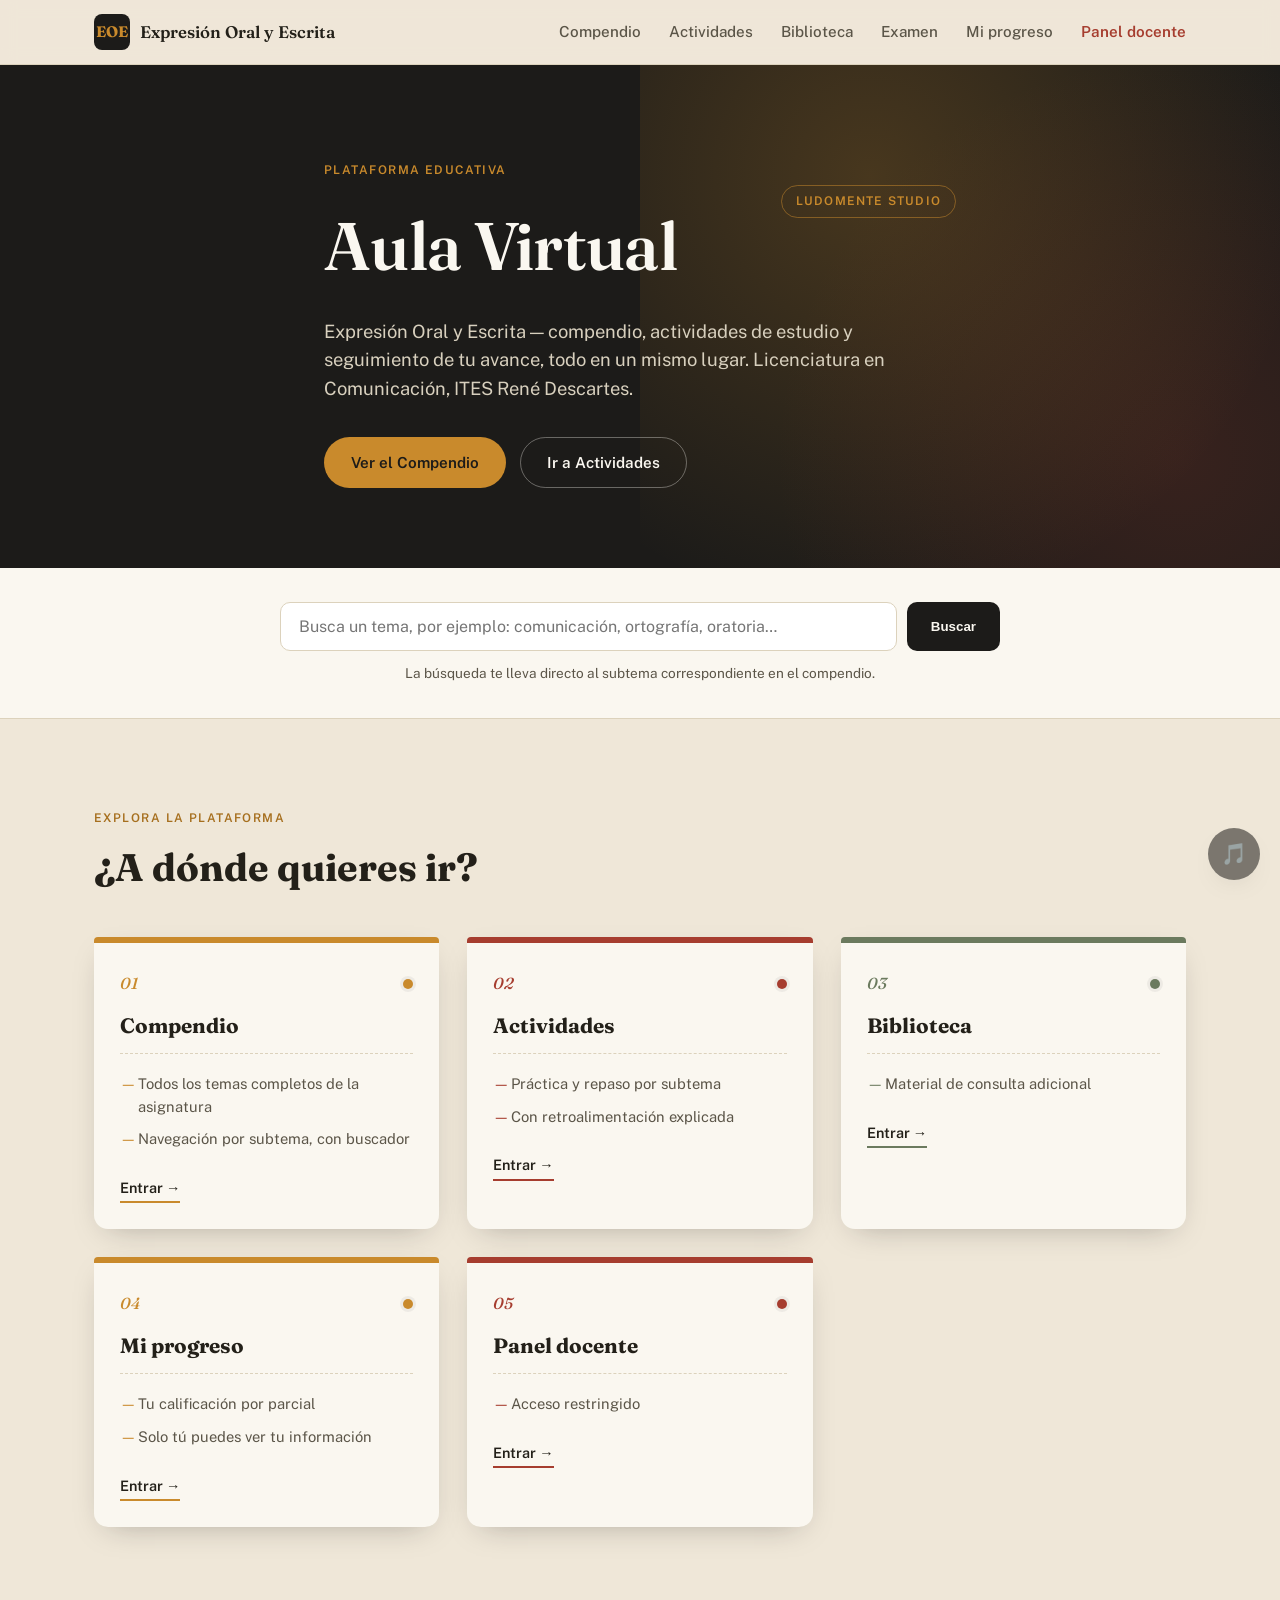
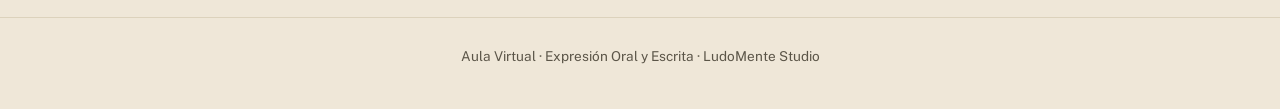
<file: index.html>
<!DOCTYPE html>
<html lang="es">
<head>
<meta charset="UTF-8">
  <meta name="google-site-verification" content="" />
<meta name="viewport" content="width=device-width, initial-scale=1.0">
<title>Aula Virtual — Expresión Oral y Escrita | ITES René Descartes</title>
<!-- SEO -->
<meta name="description" content="Compendio digital completo de la asignatura Expresión Oral y Escrita: comunicación, ortografía, redacción y expresión oral. Licenciatura en Comunicación, ITES René Descartes.">
<meta name="author" content="Jesús Rodríguez García">
<link rel="canonical" href="https://jesusrodriguezgarcia749-cloud.github.io/expresion-oral-escrita/">
<meta property="og:type" content="website">
<meta property="og:title" content="Aula Virtual — Expresión Oral y Escrita | ITES René Descartes">
<meta property="og:description" content="Compendio digital completo de la asignatura Expresión Oral y Escrita: comunicación, ortografía, redacción y expresión oral. Licenciatura en Comunicación, ITES René Descartes.">
<meta property="og:url" content="https://jesusrodriguezgarcia749-cloud.github.io/expresion-oral-escrita/">
<meta property="og:site_name" content="Aula Virtual — Expresión Oral y Escrita">
<meta property="og:locale" content="es_MX">
<meta name="twitter:card" content="summary">
<!-- /SEO -->
<link rel="preconnect" href="https://fonts.googleapis.com">
<link rel="preconnect" href="https://fonts.gstatic.com" crossorigin>
<link href="https://fonts.googleapis.com/css2?family=Fraunces:ital,opsz,wght@0,9..144,400;0,9..144,600;0,9..144,700;1,9..144,500&family=Public+Sans:wght@400;500;600;700&display=swap" rel="stylesheet">
<link rel="stylesheet" href="css/styles.css">
<link rel="stylesheet" href="css/index.css">
</head>
<body>

<header class="site-header">
  <div class="wrap header-inner">
    <a class="brand" href="index.html">
      <span class="brand-mark">EOE</span>
      <span class="brand-text">Expresión Oral y Escrita</span>
    </a>
    <nav class="main-nav" aria-label="Navegación principal">
      <a href="compendio.html">Compendio</a>
      <a href="actividades.html">Actividades</a>
      <a href="biblioteca.html">Biblioteca</a>
      <a href="examen.html">Examen</a>
      <a href="mi-progreso.html">Mi progreso</a>
      <a href="admin.html" class="nav-admin">Panel docente</a>
    </nav>
    <button class="nav-toggle" aria-label="Abrir menú" aria-expanded="false">
      <span></span><span></span><span></span>
    </button>
  </div>
</header>

<section class="hero">
  <div class="hero-texture"></div>
  <div class="wrap hero-inner">
    <p class="studio-seal">LudoMente Studio</p>
    <p class="eyebrow">Plataforma educativa</p>
    <h1>Aula Virtual</h1>
    <p class="hero-sub">Expresión Oral y Escrita — compendio, actividades de estudio y seguimiento de tu avance, todo en un mismo lugar. Licenciatura en Comunicación, ITES René Descartes.</p>
    <div class="hero-actions">
      <a href="compendio.html" class="btn btn-primary">Ver el Compendio</a>
      <a href="actividades.html" class="btn btn-ghost">Ir a Actividades</a>
    </div>
  </div>
</section>

<section class="search-band">
  <div class="wrap">
    <form class="search-form" id="home-search-form">
      <label for="search-input" class="sr-only">Buscar en el compendio</label>
      <input id="search-input" type="text" placeholder="Busca un tema, por ejemplo: comunicación, ortografía, oratoria…">
      <button type="submit">Buscar</button>
    </form>
    <p class="search-hint">La búsqueda te lleva directo al subtema correspondiente en el compendio.</p>
  </div>
</section>

<section class="blocks">
  <div class="wrap">
    <p class="section-eyebrow">Explora la plataforma</p>
    <h2>¿A dónde quieres ir?</h2>

    <div class="block-cards">
      <div class="index-card" style="--card-accent:#C98A2C">
        <div class="index-card-top">
          <span class="index-card-num">01</span>
          <span class="index-card-pin"></span>
        </div>
        <h3>Compendio</h3>
        <ul>
          <li>Todos los temas completos de la asignatura</li>
          <li>Navegación por subtema, con buscador</li>
        </ul>
        <a href="compendio.html" class="card-link">Entrar →</a>
      </div>

      <div class="index-card" style="--card-accent:#A63D2F">
        <div class="index-card-top">
          <span class="index-card-num">02</span>
          <span class="index-card-pin"></span>
        </div>
        <h3>Actividades</h3>
        <ul>
          <li>Práctica y repaso por subtema</li>
          <li>Con retroalimentación explicada</li>
        </ul>
        <a href="actividades.html" class="card-link">Entrar →</a>
      </div>

      <div class="index-card" style="--card-accent:#6B7A5E">
        <div class="index-card-top">
          <span class="index-card-num">03</span>
          <span class="index-card-pin"></span>
        </div>
        <h3>Biblioteca</h3>
        <ul>
          <li>Material de consulta adicional</li>
        </ul>
        <a href="biblioteca.html" class="card-link">Entrar →</a>
      </div>

      <div class="index-card" style="--card-accent:#C98A2C">
        <div class="index-card-top">
          <span class="index-card-num">04</span>
          <span class="index-card-pin"></span>
        </div>
        <h3>Mi progreso</h3>
        <ul>
          <li>Tu calificación por parcial</li>
          <li>Solo tú puedes ver tu información</li>
        </ul>
        <a href="mi-progreso.html" class="card-link">Entrar →</a>
      </div>

      <div class="index-card" style="--card-accent:#A63D2F">
        <div class="index-card-top">
          <span class="index-card-num">05</span>
          <span class="index-card-pin"></span>
        </div>
        <h3>Panel docente</h3>
        <ul>
          <li>Acceso restringido</li>
        </ul>
        <a href="admin.html" class="card-link">Entrar →</a>
      </div>
    </div>
  </div>
</section>

<footer class="site-footer">
  <div class="wrap">
    <p>Aula Virtual · Expresión Oral y Escrita · LudoMente Studio</p>
  </div>
</footer>

<!-- Música de fondo (opcional, apagada por defecto) -->
<audio id="bg-music" loop preload="none">
  <source src="https://commons.wikimedia.org/wiki/Special:FilePath/Gymnopedie_No._1..ogg" type="audio/ogg">
</audio>
<button id="bg-music-toggle" class="music-toggle" aria-label="Activar música de fondo" aria-pressed="false">🎵</button>

<script src="js/app.js"></script>
<script>
  // Conecta el buscador de la portada con el filtro que ya existe en
  // compendio.js — al buscar aquí, te manda a Compendio con el resultado
  // ya filtrado (compendio.js lee el parámetro ?buscar= de la URL).
  document.getElementById('home-search-form')?.addEventListener('submit', function (e) {
    e.preventDefault();
    const termino = document.getElementById('search-input').value.trim();
    window.location.href = 'compendio.html' + (termino ? '?buscar=' + encodeURIComponent(termino) : '');
  });
</script>
</body>
</html>
</file>
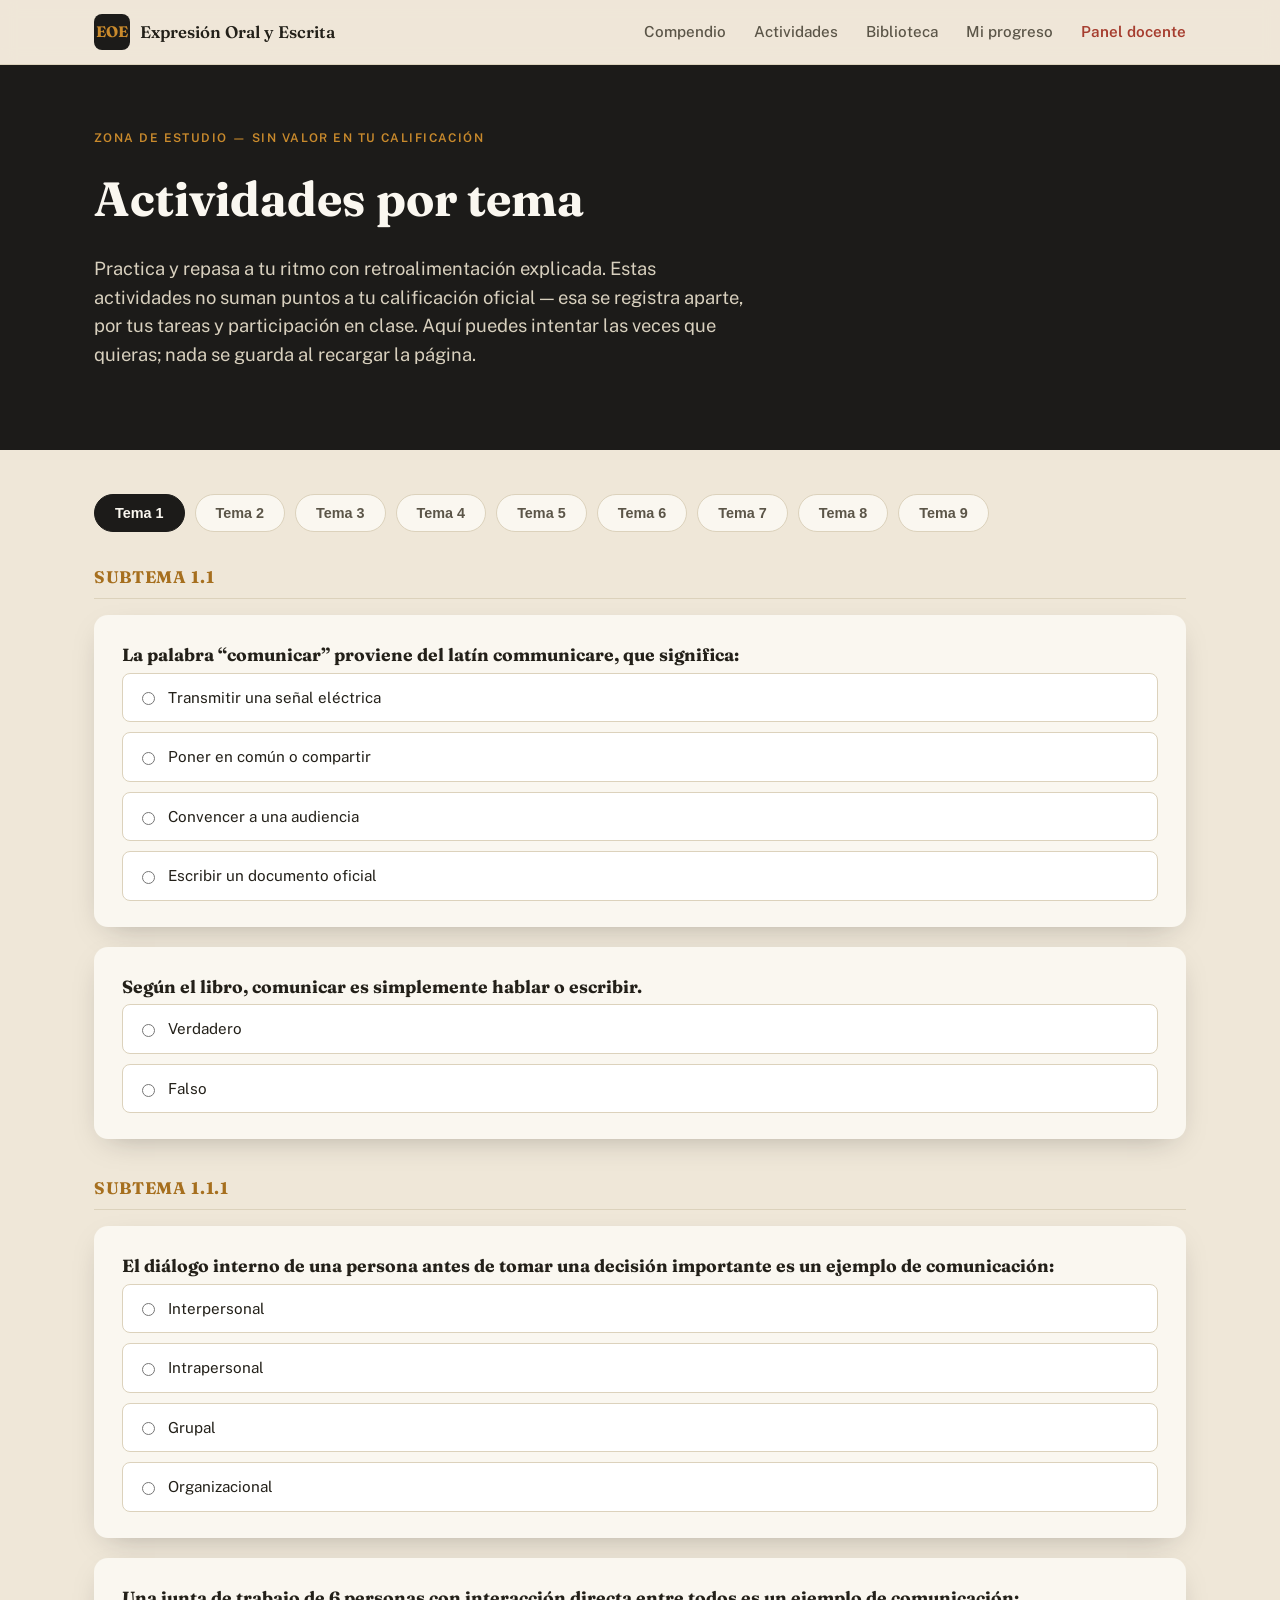
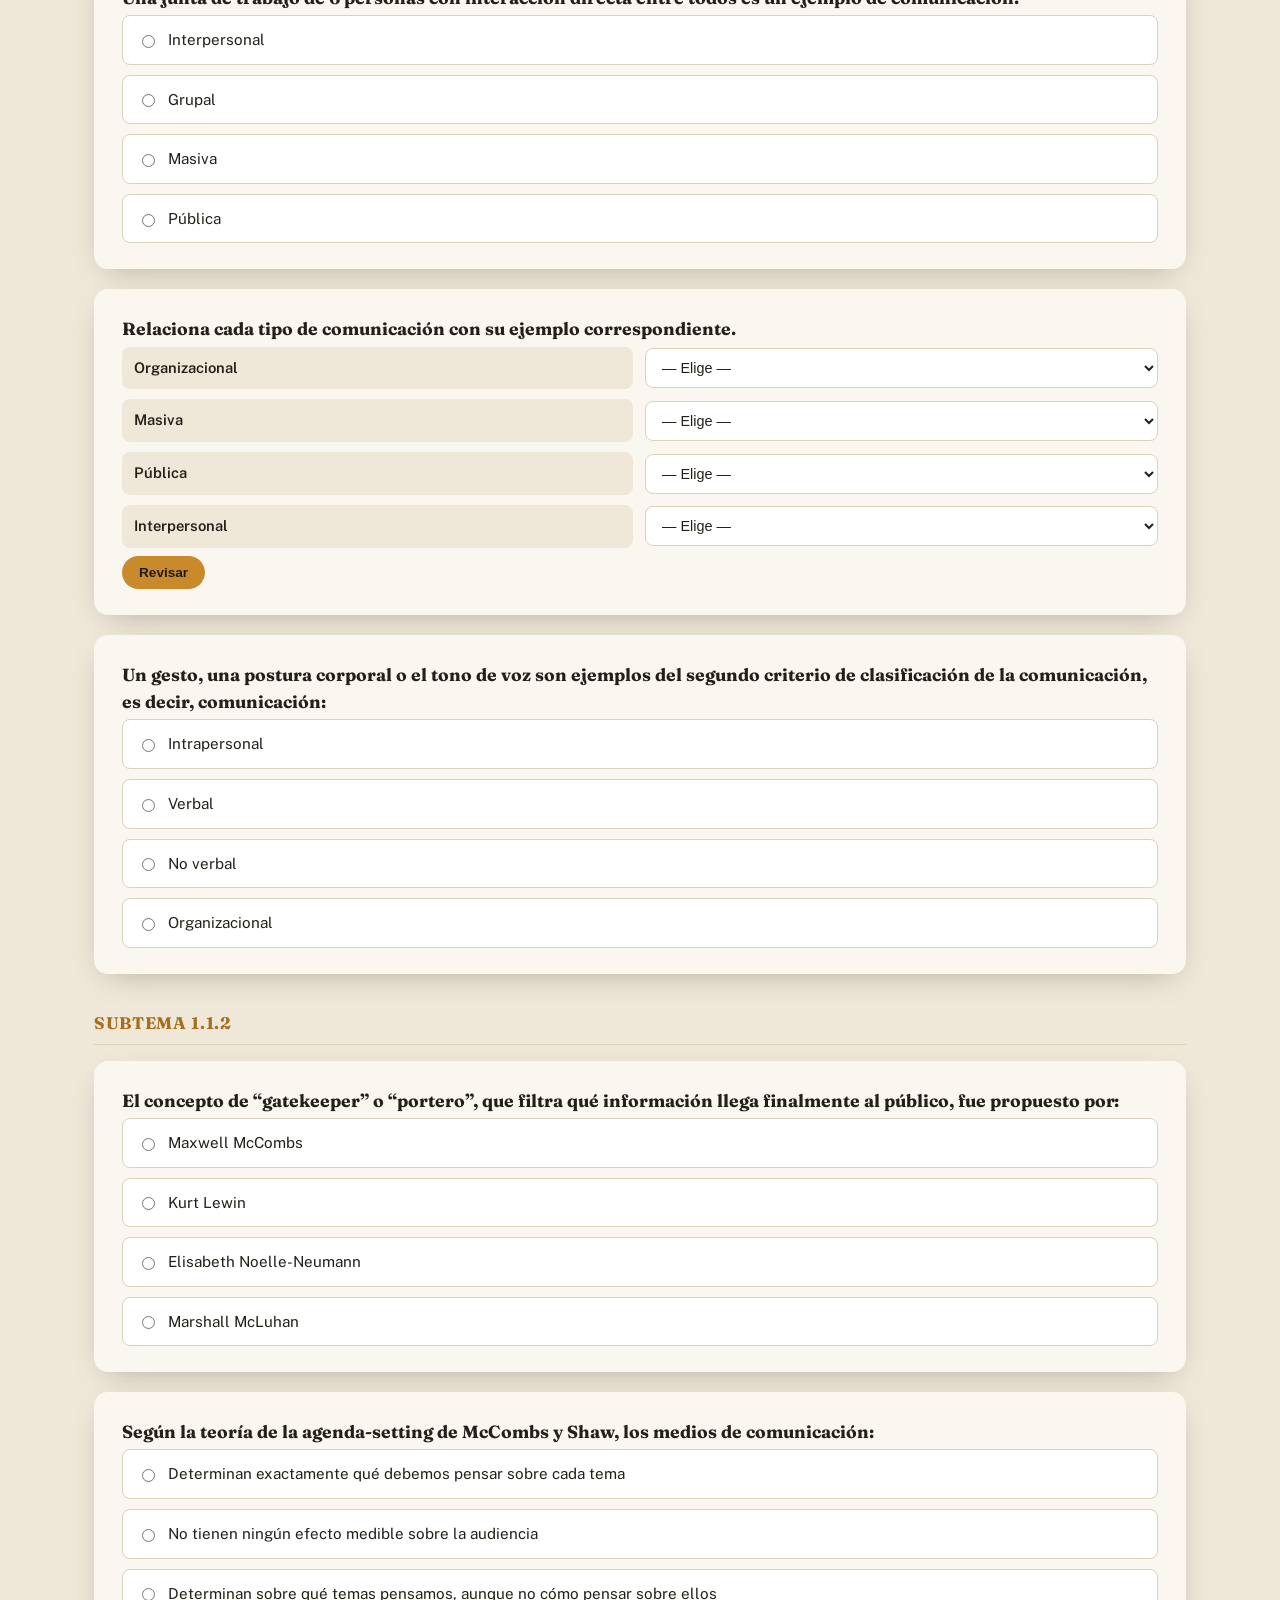
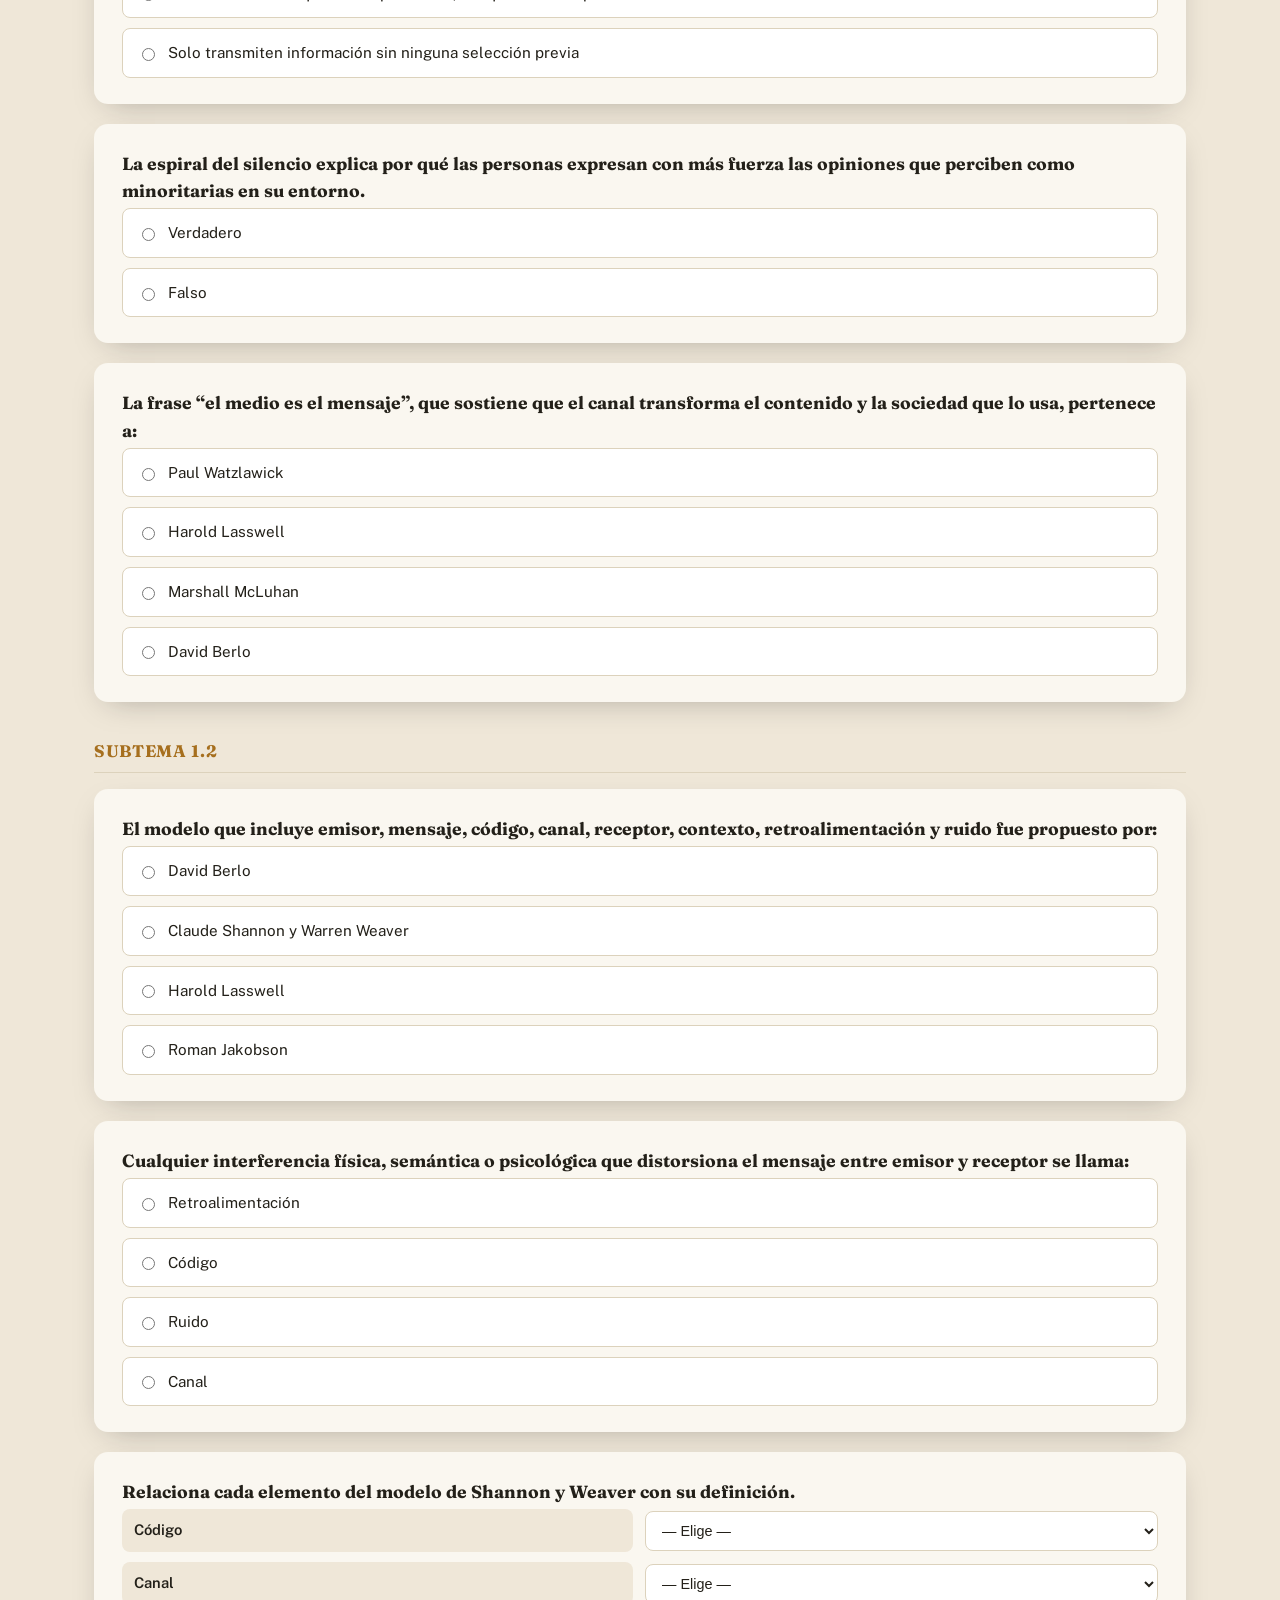
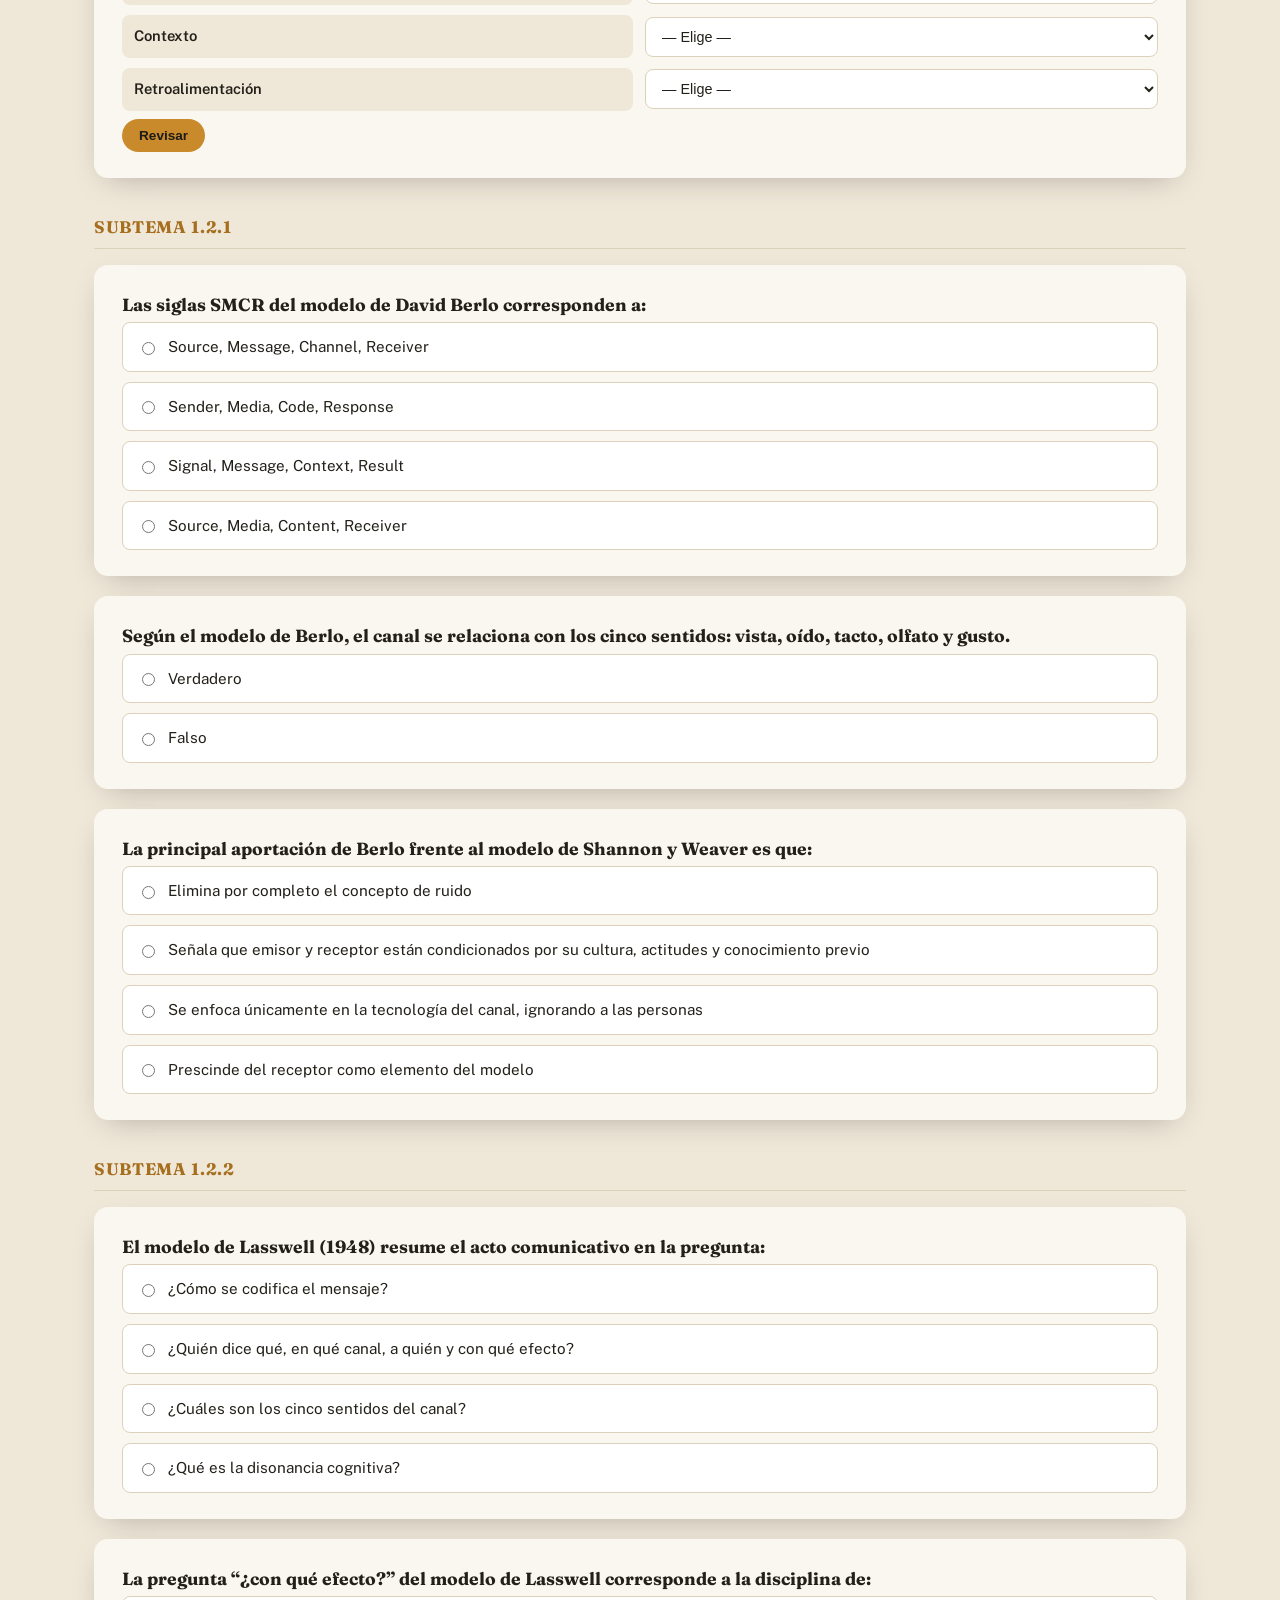
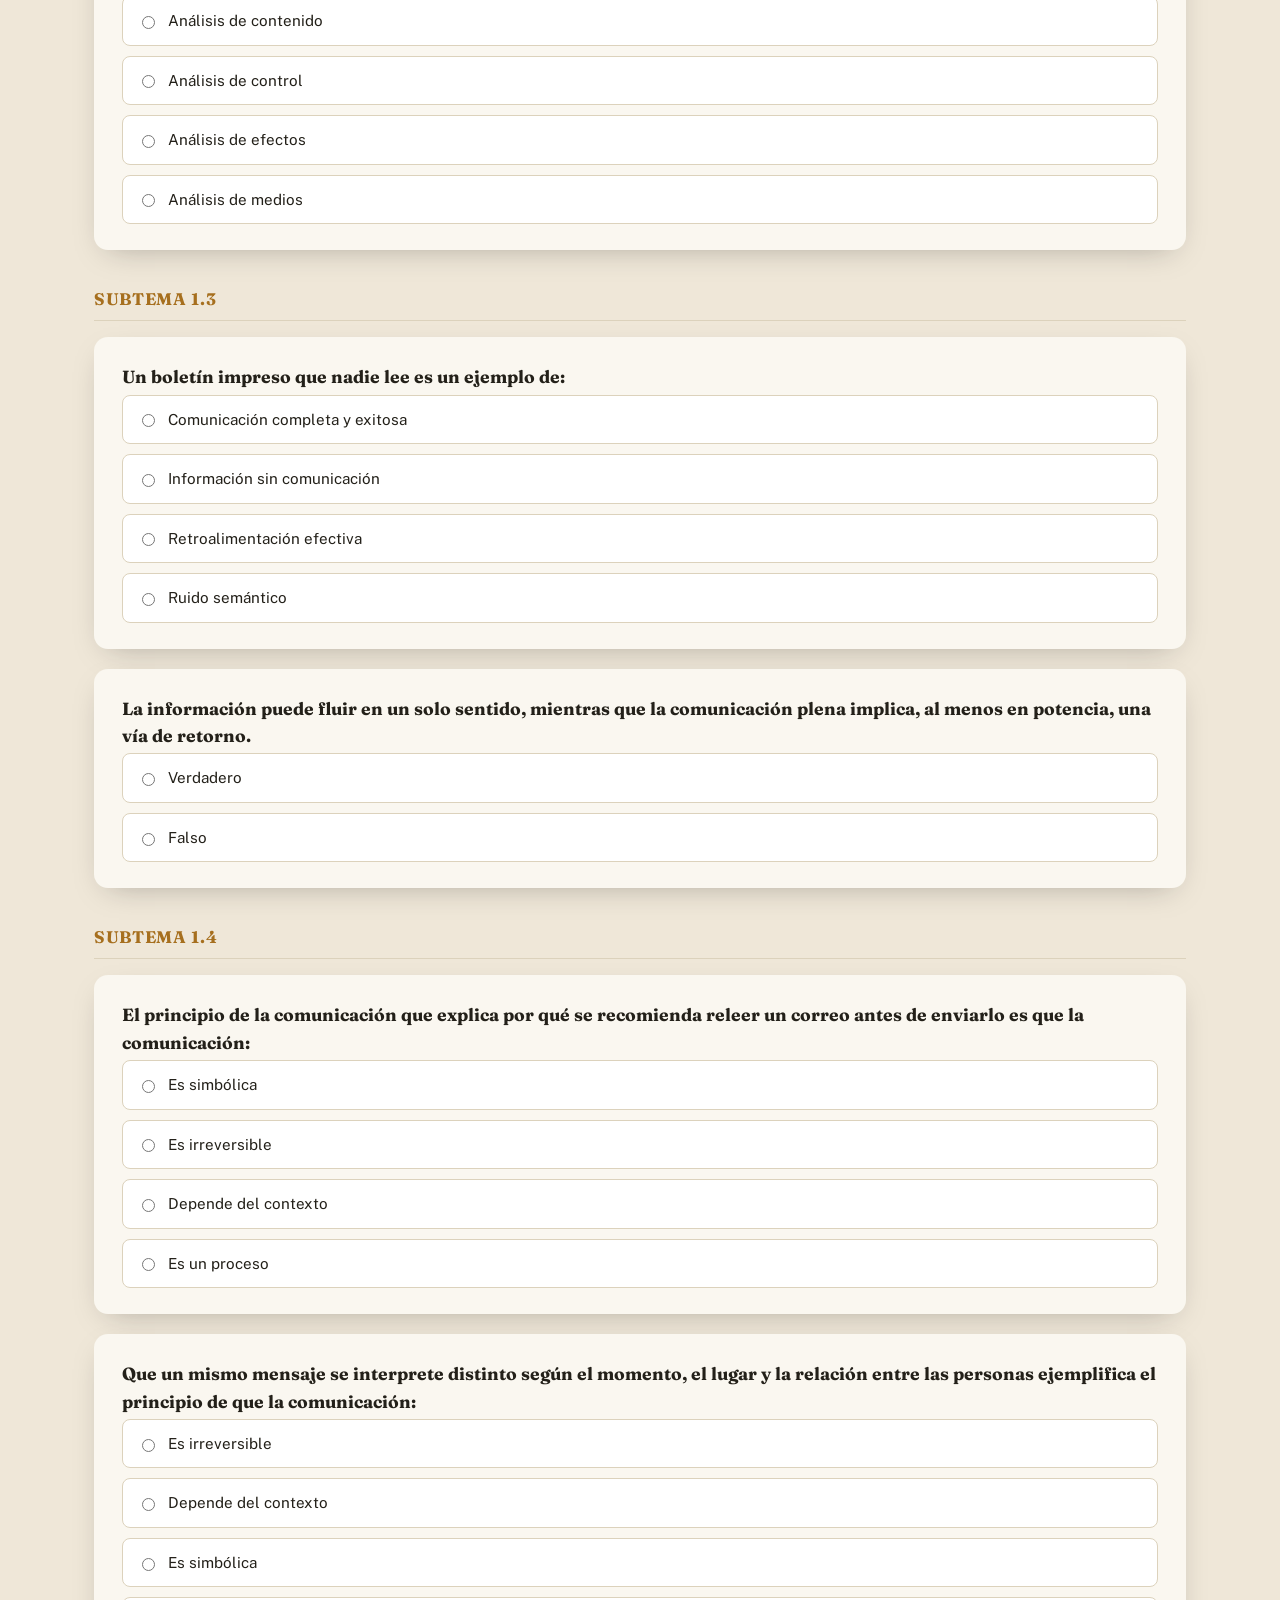
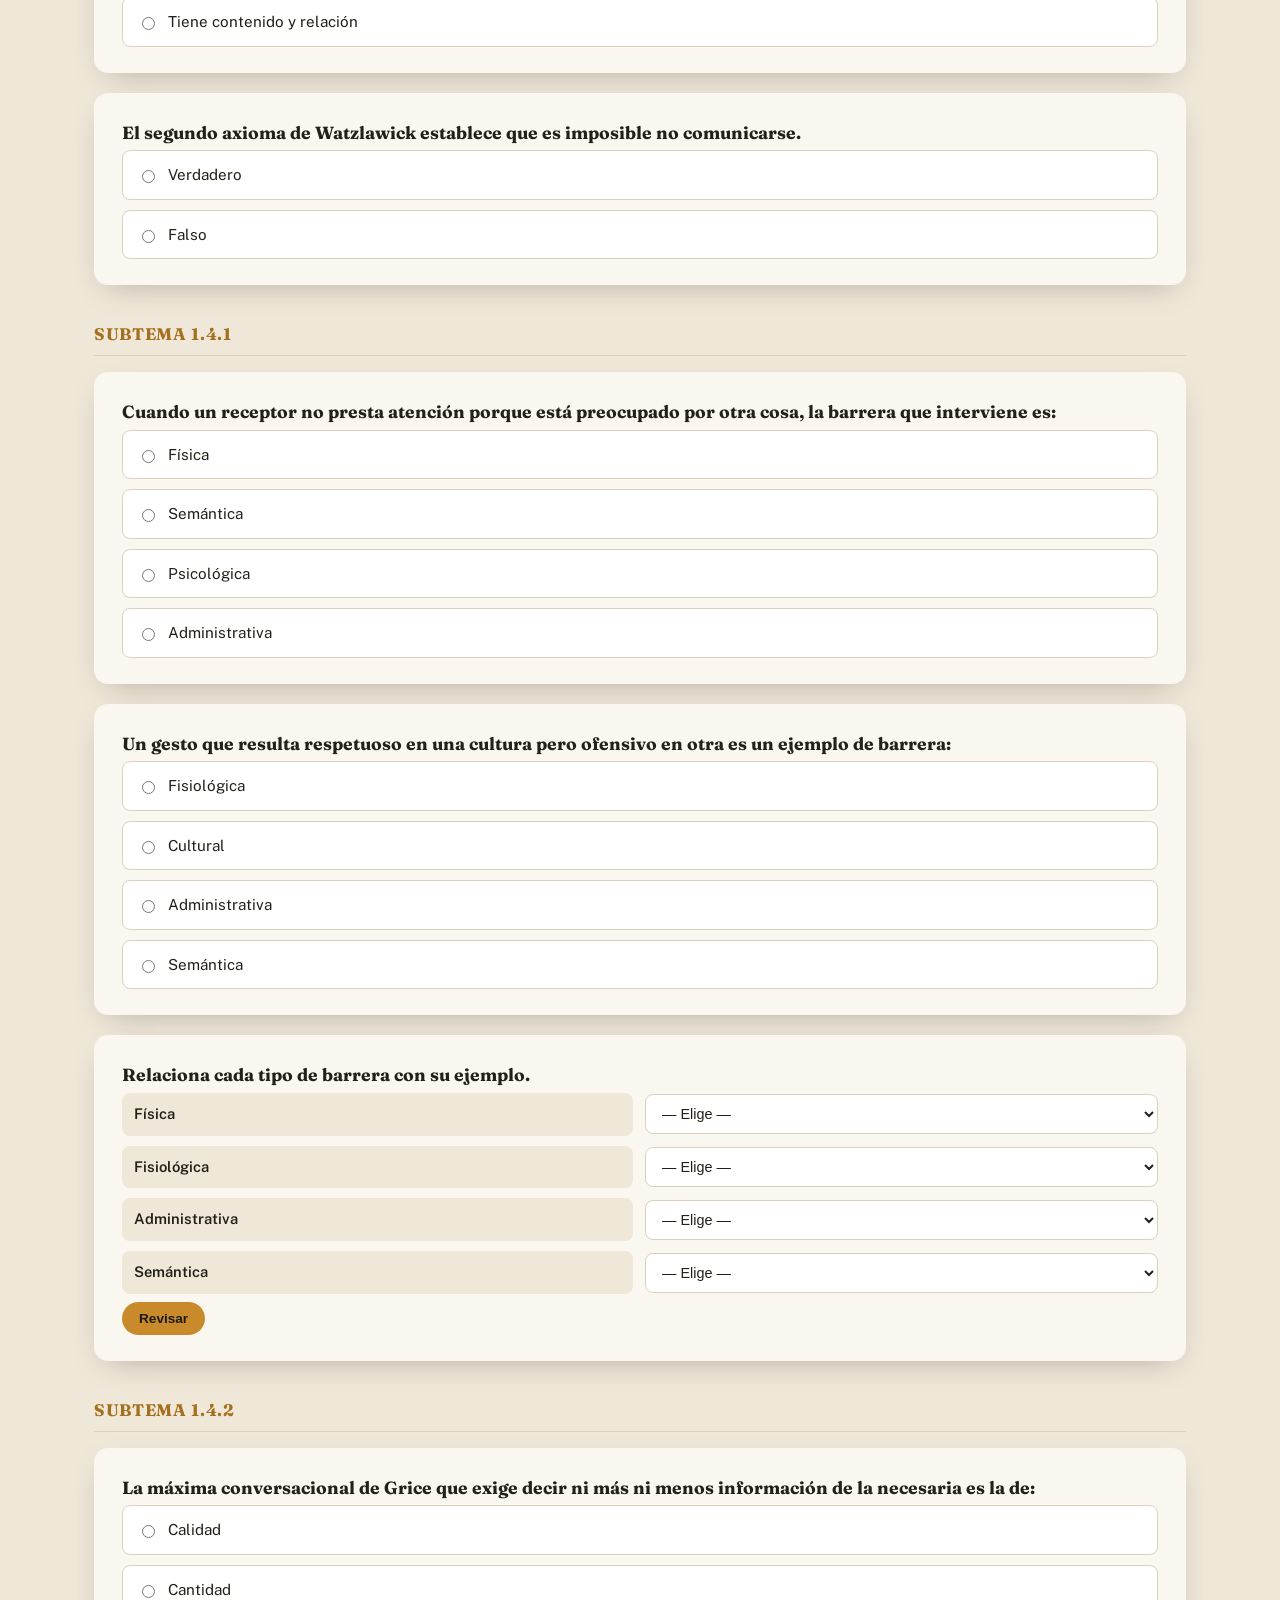
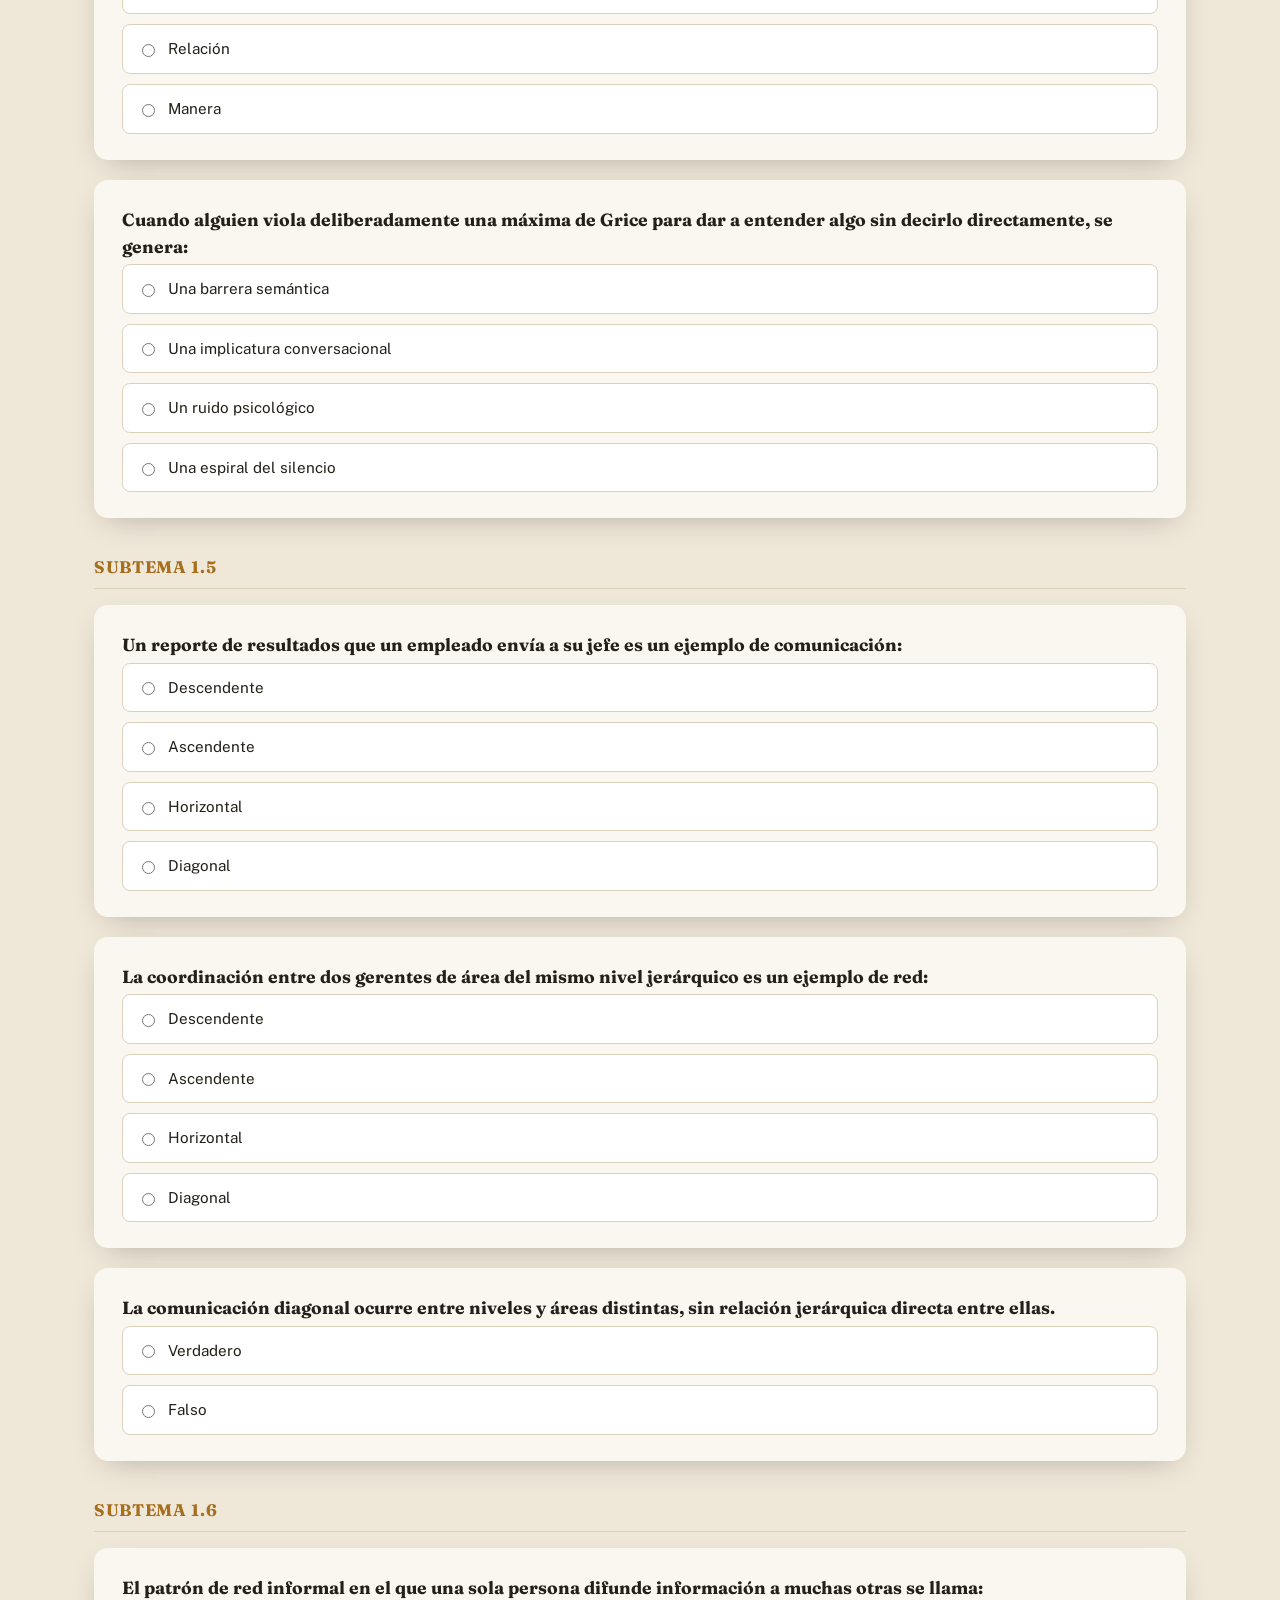
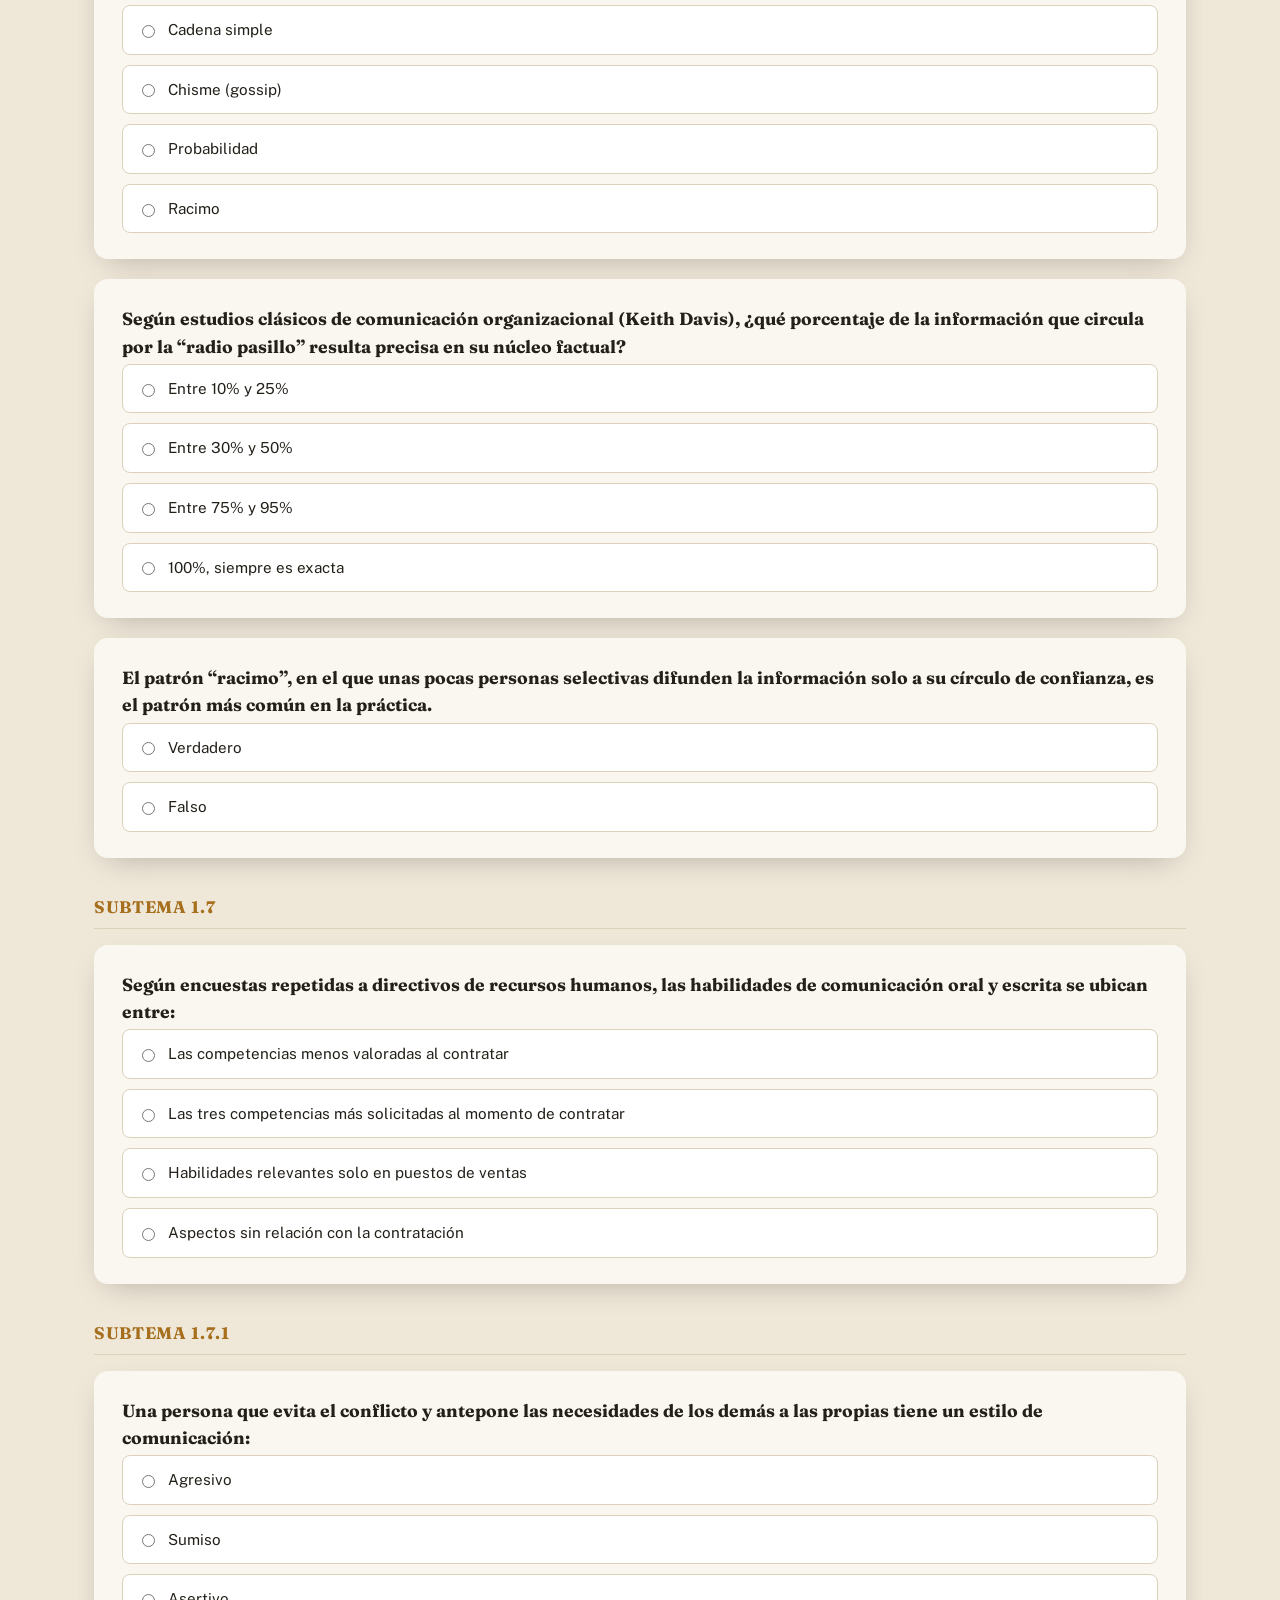
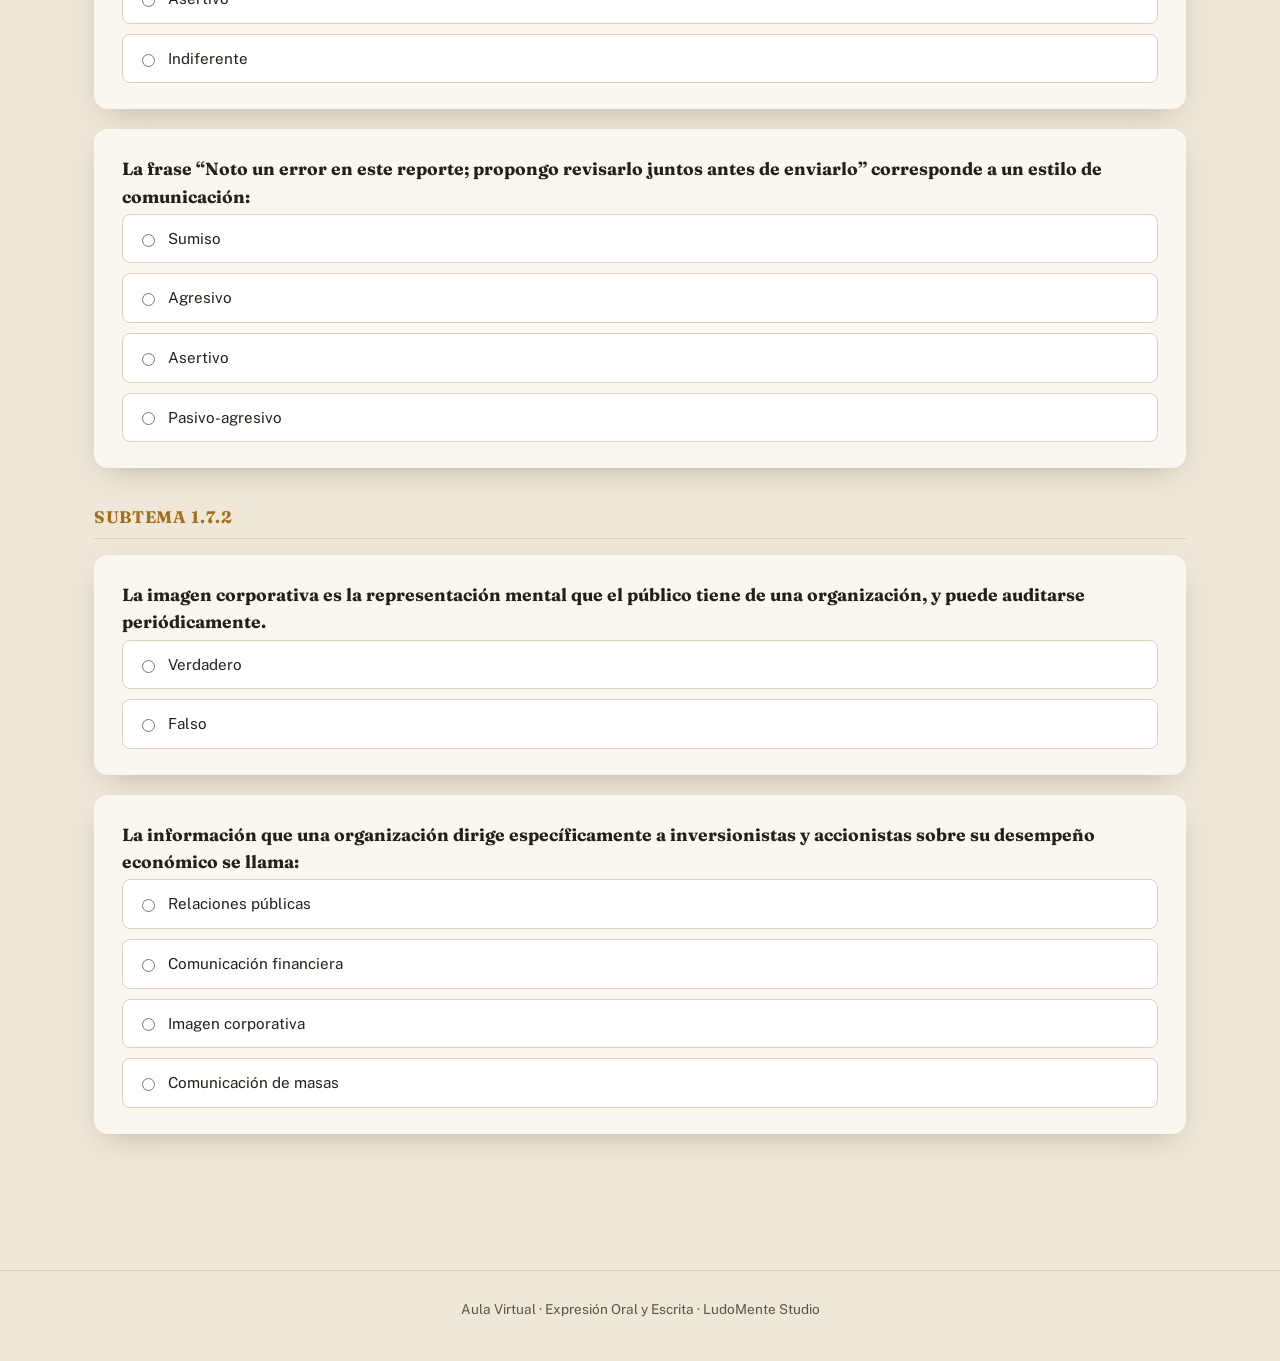
<file: actividades.html>
<!DOCTYPE html>
<html lang="es">
<head>
<meta charset="UTF-8">
<meta name="viewport" content="width=device-width, initial-scale=1.0">
<title>Actividades de estudio — Expresión Oral y Escrita | ITES René Descartes</title>
<!-- SEO -->
<meta name="description" content="Zona de repaso y evaluación formativa con retroalimentación explicada, sin valor en la calificación oficial.">
<meta name="author" content="Jesús Rodríguez García">
<link rel="canonical" href="https://jesusrodriguezgarcia749-cloud.github.io/expresion-oral-escrita/actividades.html">
<meta property="og:type" content="website">
<meta property="og:title" content="Actividades de estudio — Expresión Oral y Escrita | ITES René Descartes">
<meta property="og:description" content="Zona de repaso y evaluación formativa con retroalimentación explicada, sin valor en la calificación oficial.">
<meta property="og:url" content="https://jesusrodriguezgarcia749-cloud.github.io/expresion-oral-escrita/actividades.html">
<meta property="og:site_name" content="Aula Virtual — Expresión Oral y Escrita">
<meta property="og:locale" content="es_MX">
<meta name="twitter:card" content="summary">
<!-- /SEO -->
<link rel="preconnect" href="https://fonts.googleapis.com">
<link rel="preconnect" href="https://fonts.gstatic.com" crossorigin>
<link href="https://fonts.googleapis.com/css2?family=Fraunces:ital,opsz,wght@0,9..144,400;0,9..144,600;0,9..144,700;1,9..144,500&family=Public+Sans:wght@400;500;600;700&display=swap" rel="stylesheet">
<link rel="stylesheet" href="css/styles.css">
<link rel="stylesheet" href="css/actividades.css">
</head>
<body>

<header class="site-header">
  <div class="wrap header-inner">
    <a class="brand" href="index.html">
      <span class="brand-mark">EOE</span>
      <span class="brand-text">Expresión Oral y Escrita</span>
    </a>
    <nav class="main-nav" aria-label="Navegación principal">
      <a href="compendio.html">Compendio</a>
      <a href="actividades.html" aria-current="page">Actividades</a>
      <a href="biblioteca.html">Biblioteca</a>
      <a href="mi-progreso.html">Mi progreso</a>
      <a href="admin.html" class="nav-admin">Panel docente</a>
    </nav>
    <button class="nav-toggle" aria-label="Abrir menú" aria-expanded="false">
      <span></span><span></span><span></span>
    </button>
  </div>
</header>

<section class="act-hero">
  <div class="wrap">
    <p class="eyebrow">Zona de estudio — sin valor en tu calificación</p>
    <h1>Actividades por tema</h1>
    <p class="hero-sub">Practica y repasa a tu ritmo con retroalimentación explicada. Estas actividades no suman puntos a tu calificación oficial — esa se registra aparte, por tus tareas y participación en clase. Aquí puedes intentar las veces que quieras; nada se guarda al recargar la página.</p>
  </div>
</section>

<main class="wrap act-main">
  <div id="quiz-tabs" class="quiz-tabs"></div>
  <div id="quiz-root"></div>
</main>

<footer class="site-footer">
  <div class="wrap">
    <p>Aula Virtual · Expresión Oral y Escrita · LudoMente Studio</p>
  </div>
</footer>

<script src="js/app.js"></script>
<script src="js/actividades.js"></script>
</body>
</html>
</file>
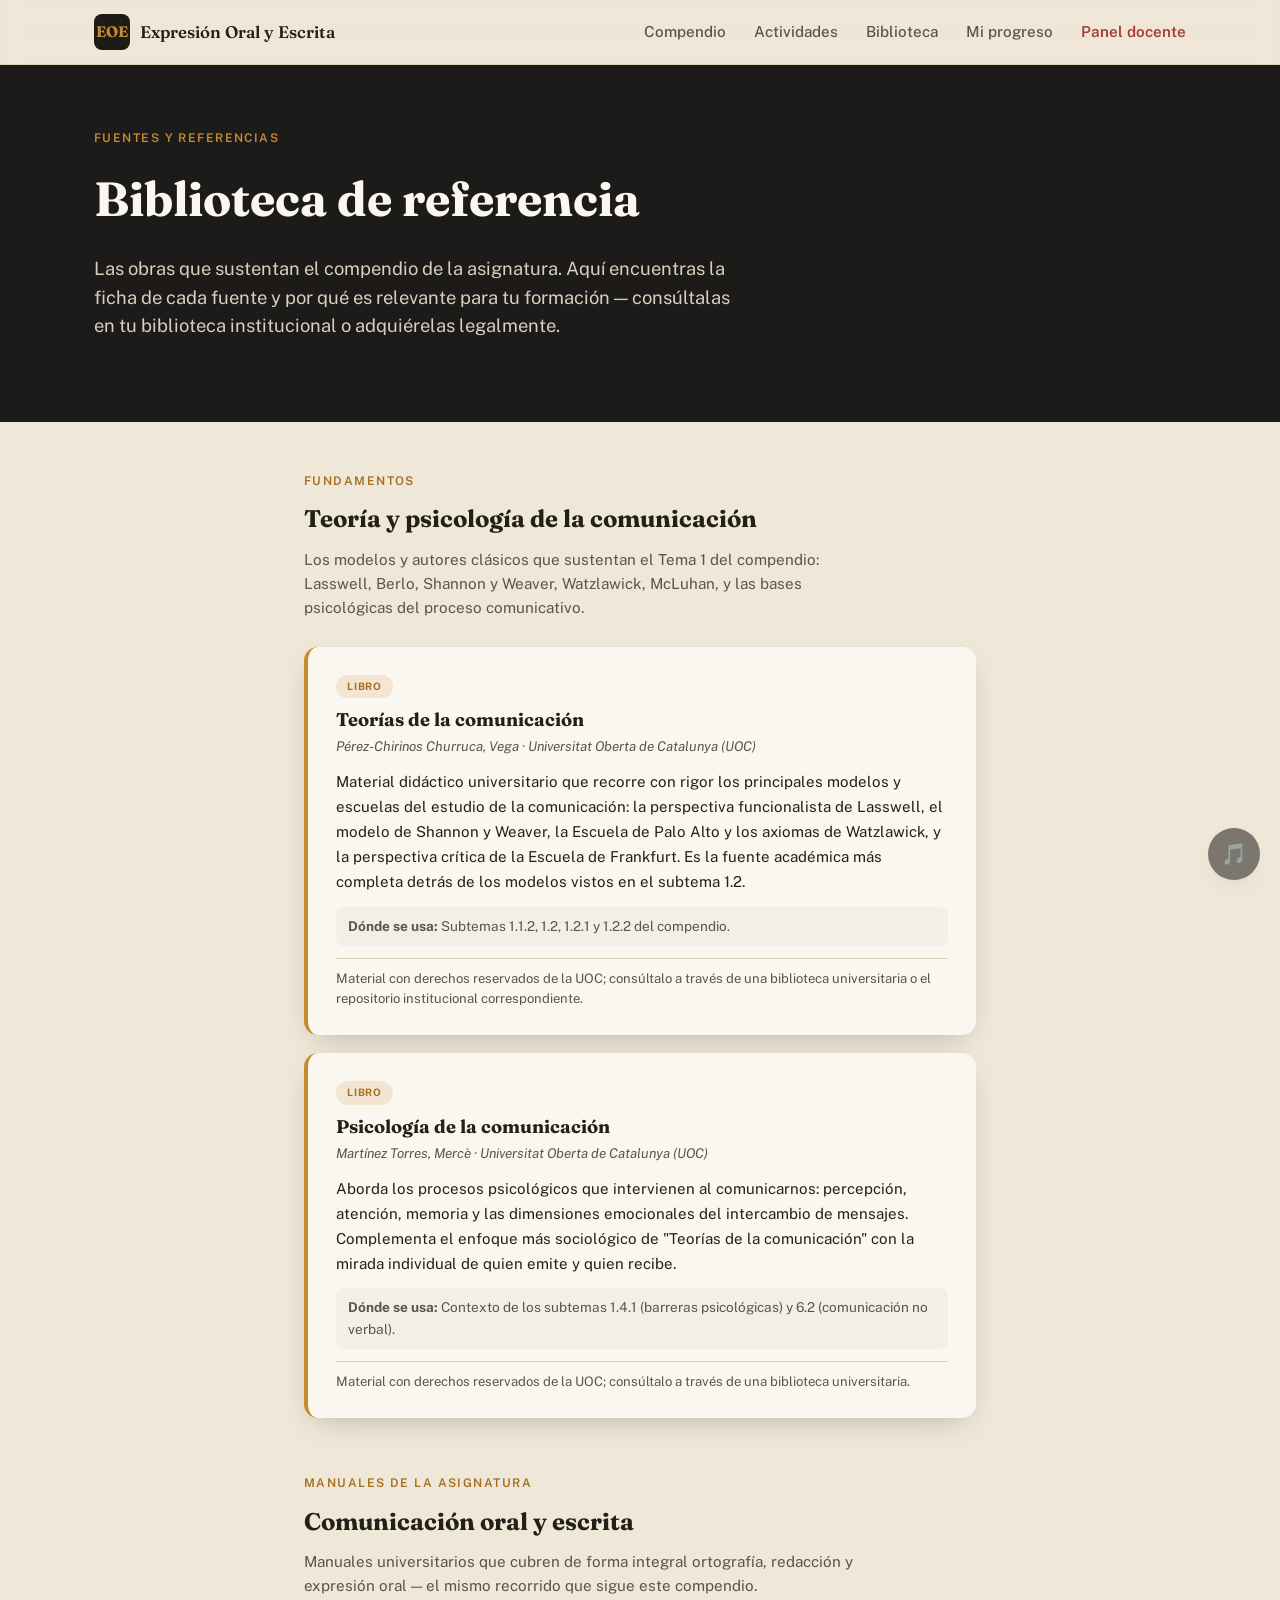
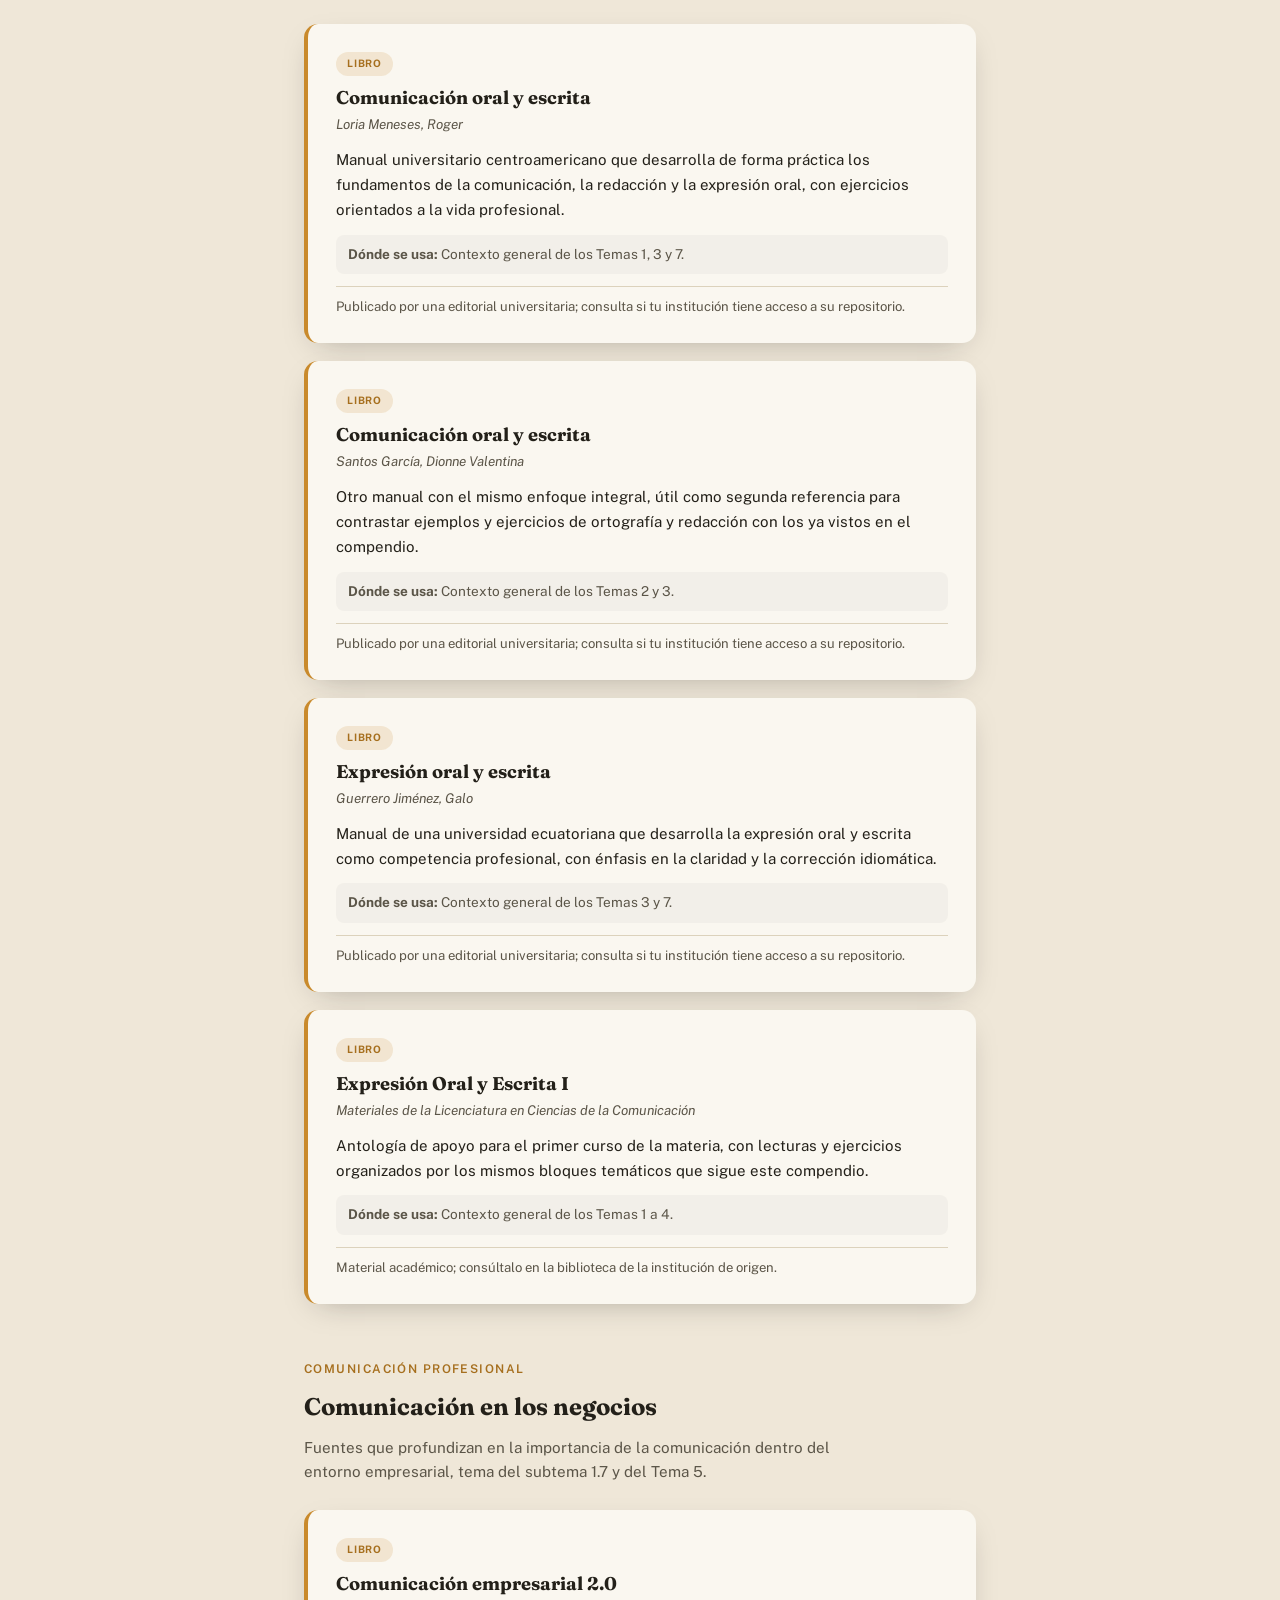
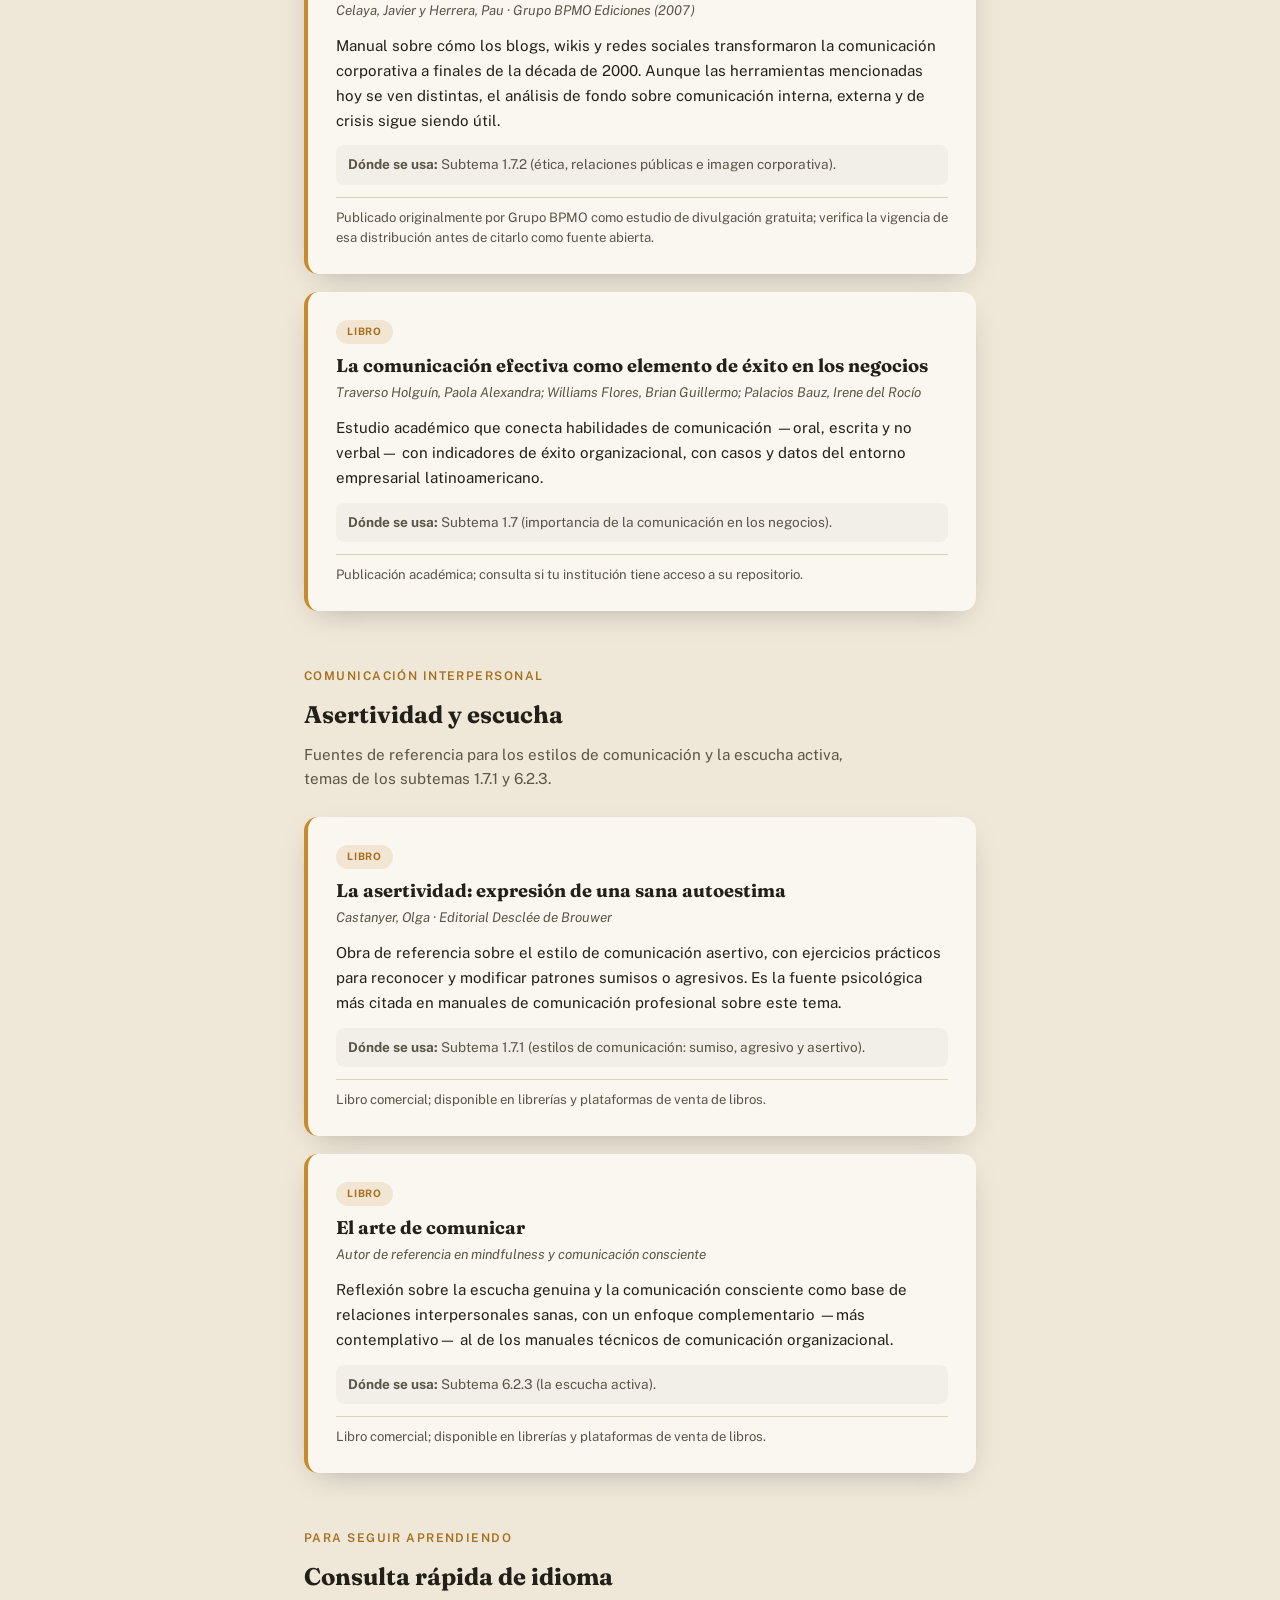
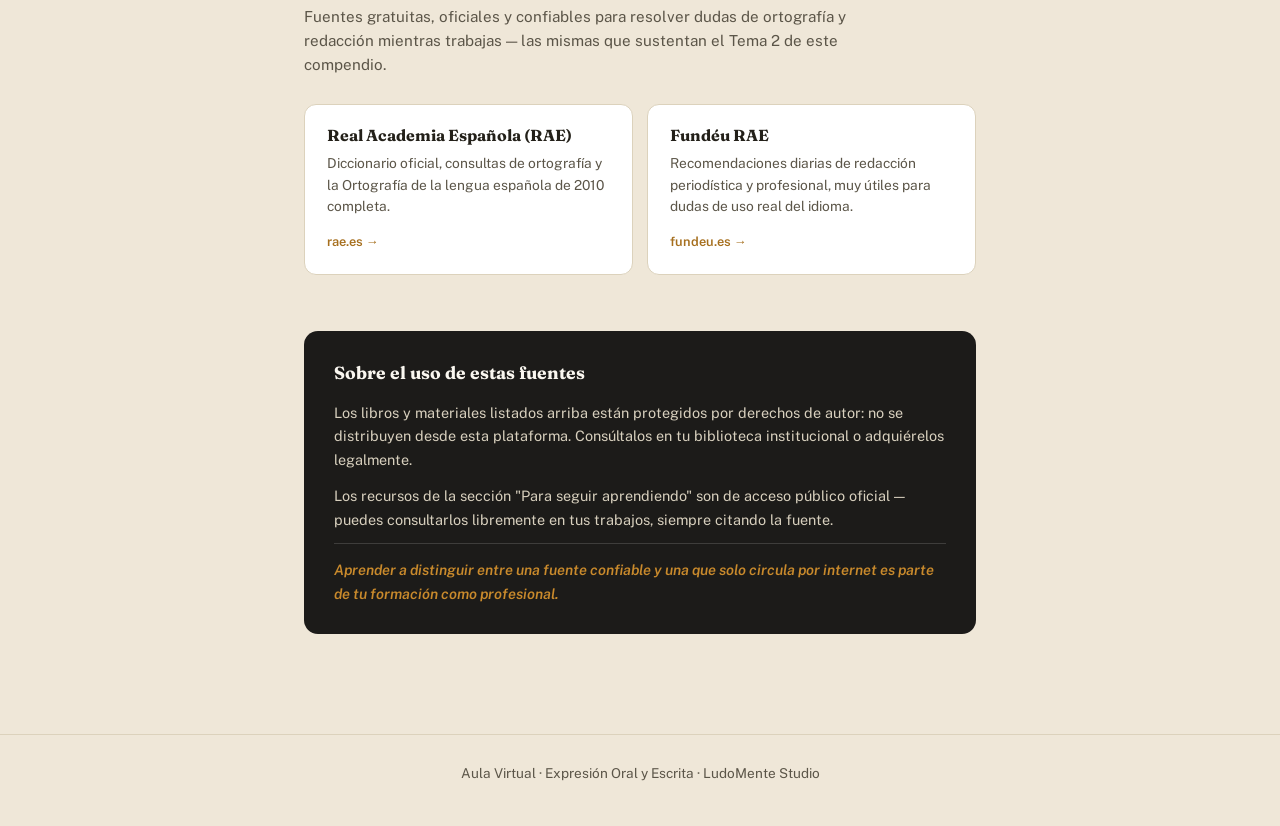
<file: biblioteca.html>
<!DOCTYPE html>
<html lang="es">
<head>
<meta charset="UTF-8">
<meta name="viewport" content="width=device-width, initial-scale=1.0">
<title>Biblioteca de referencia — Expresión Oral y Escrita | ITES René Descartes</title>
<!-- SEO -->
<meta name="description" content="Fuentes que sustentan el compendio de Expresión Oral y Escrita: teoría de la comunicación, manuales de redacción y oratoria, comunicación en los negocios y asertividad.">
<meta name="author" content="Jesús Rodríguez García">
<link rel="canonical" href="https://jesusrodriguezgarcia749-cloud.github.io/expresion-oral-escrita/biblioteca.html">
<meta property="og:type" content="website">
<meta property="og:title" content="Biblioteca de referencia — Expresión Oral y Escrita | ITES René Descartes">
<meta property="og:description" content="Fuentes que sustentan el compendio de Expresión Oral y Escrita: teoría de la comunicación, manuales de redacción y oratoria, comunicación en los negocios y asertividad.">
<meta property="og:url" content="https://jesusrodriguezgarcia749-cloud.github.io/expresion-oral-escrita/biblioteca.html">
<meta property="og:site_name" content="Aula Virtual — Expresión Oral y Escrita">
<meta property="og:locale" content="es_MX">
<meta name="twitter:card" content="summary">
<!-- /SEO -->
<link rel="preconnect" href="https://fonts.googleapis.com">
<link rel="preconnect" href="https://fonts.gstatic.com" crossorigin>
<link href="https://fonts.googleapis.com/css2?family=Fraunces:ital,opsz,wght@0,9..144,400;0,9..144,600;0,9..144,700;1,9..144,500&family=Public+Sans:wght@400;500;600;700&display=swap" rel="stylesheet">
<link rel="stylesheet" href="css/styles.css">
<link rel="stylesheet" href="css/biblioteca.css">
<link rel="stylesheet" href="css/index.css">
</head>
<body>

<header class="site-header">
  <div class="wrap header-inner">
    <a class="brand" href="index.html">
      <span class="brand-mark">EOE</span>
      <span class="brand-text">Expresión Oral y Escrita</span>
    </a>
    <nav class="main-nav" aria-label="Navegación principal">
      <a href="compendio.html">Compendio</a>
      <a href="actividades.html">Actividades</a>
      <a href="biblioteca.html" aria-current="page">Biblioteca</a>
      <a href="mi-progreso.html">Mi progreso</a>
      <a href="admin.html" class="nav-admin">Panel docente</a>
    </nav>
    <button class="nav-toggle" aria-label="Abrir menú" aria-expanded="false">
      <span></span><span></span><span></span>
    </button>
  </div>
</header>

<section class="bib-hero">
  <div class="wrap">
    <p class="eyebrow">Fuentes y referencias</p>
    <h1>Biblioteca de referencia</h1>
    <p class="hero-sub">Las obras que sustentan el compendio de la asignatura. Aquí encuentras la ficha de cada fuente y por qué es relevante para tu formación — consúltalas en tu biblioteca institucional o adquiérelas legalmente.</p>
  </div>
</section>

<main class="wrap bib-main">

  <!-- ================= TEORÍA DE LA COMUNICACIÓN ================= -->
  <section class="bib-seccion">
    <p class="section-eyebrow">Fundamentos</p>
    <h2>Teoría y psicología de la comunicación</h2>
    <p class="bib-intro">Los modelos y autores clásicos que sustentan el Tema 1 del compendio: Lasswell, Berlo, Shannon y Weaver, Watzlawick, McLuhan, y las bases psicológicas del proceso comunicativo.</p>

    <article class="fuente-card">
      <div class="fuente-tag">Libro</div>
      <h3>Teorías de la comunicación</h3>
      <p class="fuente-autor">Pérez-Chirinos Churruca, Vega · Universitat Oberta de Catalunya (UOC)</p>
      <p class="fuente-desc">Material didáctico universitario que recorre con rigor los principales modelos y escuelas del estudio de la comunicación: la perspectiva funcionalista de Lasswell, el modelo de Shannon y Weaver, la Escuela de Palo Alto y los axiomas de Watzlawick, y la perspectiva crítica de la Escuela de Frankfurt. Es la fuente académica más completa detrás de los modelos vistos en el subtema 1.2.</p>
      <p class="fuente-uso"><strong>Dónde se usa:</strong> Subtemas 1.1.2, 1.2, 1.2.1 y 1.2.2 del compendio.</p>
      <p class="fuente-acceso">Material con derechos reservados de la UOC; consúltalo a través de una biblioteca universitaria o el repositorio institucional correspondiente.</p>
    </article>

    <article class="fuente-card">
      <div class="fuente-tag">Libro</div>
      <h3>Psicología de la comunicación</h3>
      <p class="fuente-autor">Martínez Torres, Mercè · Universitat Oberta de Catalunya (UOC)</p>
      <p class="fuente-desc">Aborda los procesos psicológicos que intervienen al comunicarnos: percepción, atención, memoria y las dimensiones emocionales del intercambio de mensajes. Complementa el enfoque más sociológico de "Teorías de la comunicación" con la mirada individual de quien emite y quien recibe.</p>
      <p class="fuente-uso"><strong>Dónde se usa:</strong> Contexto de los subtemas 1.4.1 (barreras psicológicas) y 6.2 (comunicación no verbal).</p>
      <p class="fuente-acceso">Material con derechos reservados de la UOC; consúltalo a través de una biblioteca universitaria.</p>
    </article>
  </section>

  <!-- ================= MANUALES GENERALES ================= -->
  <section class="bib-seccion">
    <p class="section-eyebrow">Manuales de la asignatura</p>
    <h2>Comunicación oral y escrita</h2>
    <p class="bib-intro">Manuales universitarios que cubren de forma integral ortografía, redacción y expresión oral — el mismo recorrido que sigue este compendio.</p>

    <article class="fuente-card">
      <div class="fuente-tag">Libro</div>
      <h3>Comunicación oral y escrita</h3>
      <p class="fuente-autor">Loria Meneses, Roger</p>
      <p class="fuente-desc">Manual universitario centroamericano que desarrolla de forma práctica los fundamentos de la comunicación, la redacción y la expresión oral, con ejercicios orientados a la vida profesional.</p>
      <p class="fuente-uso"><strong>Dónde se usa:</strong> Contexto general de los Temas 1, 3 y 7.</p>
      <p class="fuente-acceso">Publicado por una editorial universitaria; consulta si tu institución tiene acceso a su repositorio.</p>
    </article>

    <article class="fuente-card">
      <div class="fuente-tag">Libro</div>
      <h3>Comunicación oral y escrita</h3>
      <p class="fuente-autor">Santos García, Dionne Valentina</p>
      <p class="fuente-desc">Otro manual con el mismo enfoque integral, útil como segunda referencia para contrastar ejemplos y ejercicios de ortografía y redacción con los ya vistos en el compendio.</p>
      <p class="fuente-uso"><strong>Dónde se usa:</strong> Contexto general de los Temas 2 y 3.</p>
      <p class="fuente-acceso">Publicado por una editorial universitaria; consulta si tu institución tiene acceso a su repositorio.</p>
    </article>

    <article class="fuente-card">
      <div class="fuente-tag">Libro</div>
      <h3>Expresión oral y escrita</h3>
      <p class="fuente-autor">Guerrero Jiménez, Galo</p>
      <p class="fuente-desc">Manual de una universidad ecuatoriana que desarrolla la expresión oral y escrita como competencia profesional, con énfasis en la claridad y la corrección idiomática.</p>
      <p class="fuente-uso"><strong>Dónde se usa:</strong> Contexto general de los Temas 3 y 7.</p>
      <p class="fuente-acceso">Publicado por una editorial universitaria; consulta si tu institución tiene acceso a su repositorio.</p>
    </article>

    <article class="fuente-card">
      <div class="fuente-tag">Libro</div>
      <h3>Expresión Oral y Escrita I</h3>
      <p class="fuente-autor">Materiales de la Licenciatura en Ciencias de la Comunicación</p>
      <p class="fuente-desc">Antología de apoyo para el primer curso de la materia, con lecturas y ejercicios organizados por los mismos bloques temáticos que sigue este compendio.</p>
      <p class="fuente-uso"><strong>Dónde se usa:</strong> Contexto general de los Temas 1 a 4.</p>
      <p class="fuente-acceso">Material académico; consúltalo en la biblioteca de la institución de origen.</p>
    </article>
  </section>

  <!-- ================= COMUNICACIÓN EN LOS NEGOCIOS ================= -->
  <section class="bib-seccion">
    <p class="section-eyebrow">Comunicación profesional</p>
    <h2>Comunicación en los negocios</h2>
    <p class="bib-intro">Fuentes que profundizan en la importancia de la comunicación dentro del entorno empresarial, tema del subtema 1.7 y del Tema 5.</p>

    <article class="fuente-card">
      <div class="fuente-tag">Libro</div>
      <h3>Comunicación empresarial 2.0</h3>
      <p class="fuente-autor">Celaya, Javier y Herrera, Pau · Grupo BPMO Ediciones (2007)</p>
      <p class="fuente-desc">Manual sobre cómo los blogs, wikis y redes sociales transformaron la comunicación corporativa a finales de la década de 2000. Aunque las herramientas mencionadas hoy se ven distintas, el análisis de fondo sobre comunicación interna, externa y de crisis sigue siendo útil.</p>
      <p class="fuente-uso"><strong>Dónde se usa:</strong> Subtema 1.7.2 (ética, relaciones públicas e imagen corporativa).</p>
      <p class="fuente-acceso">Publicado originalmente por Grupo BPMO como estudio de divulgación gratuita; verifica la vigencia de esa distribución antes de citarlo como fuente abierta.</p>
    </article>

    <article class="fuente-card">
      <div class="fuente-tag">Libro</div>
      <h3>La comunicación efectiva como elemento de éxito en los negocios</h3>
      <p class="fuente-autor">Traverso Holguín, Paola Alexandra; Williams Flores, Brian Guillermo; Palacios Bauz, Irene del Rocío</p>
      <p class="fuente-desc">Estudio académico que conecta habilidades de comunicación —oral, escrita y no verbal— con indicadores de éxito organizacional, con casos y datos del entorno empresarial latinoamericano.</p>
      <p class="fuente-uso"><strong>Dónde se usa:</strong> Subtema 1.7 (importancia de la comunicación en los negocios).</p>
      <p class="fuente-acceso">Publicación académica; consulta si tu institución tiene acceso a su repositorio.</p>
    </article>
  </section>

  <!-- ================= COMUNICACIÓN INTERPERSONAL ================= -->
  <section class="bib-seccion">
    <p class="section-eyebrow">Comunicación interpersonal</p>
    <h2>Asertividad y escucha</h2>
    <p class="bib-intro">Fuentes de referencia para los estilos de comunicación y la escucha activa, temas de los subtemas 1.7.1 y 6.2.3.</p>

    <article class="fuente-card">
      <div class="fuente-tag">Libro</div>
      <h3>La asertividad: expresión de una sana autoestima</h3>
      <p class="fuente-autor">Castanyer, Olga · Editorial Desclée de Brouwer</p>
      <p class="fuente-desc">Obra de referencia sobre el estilo de comunicación asertivo, con ejercicios prácticos para reconocer y modificar patrones sumisos o agresivos. Es la fuente psicológica más citada en manuales de comunicación profesional sobre este tema.</p>
      <p class="fuente-uso"><strong>Dónde se usa:</strong> Subtema 1.7.1 (estilos de comunicación: sumiso, agresivo y asertivo).</p>
      <p class="fuente-acceso">Libro comercial; disponible en librerías y plataformas de venta de libros.</p>
    </article>

    <article class="fuente-card">
      <div class="fuente-tag">Libro</div>
      <h3>El arte de comunicar</h3>
      <p class="fuente-autor">Autor de referencia en mindfulness y comunicación consciente</p>
      <p class="fuente-desc">Reflexión sobre la escucha genuina y la comunicación consciente como base de relaciones interpersonales sanas, con un enfoque complementario —más contemplativo— al de los manuales técnicos de comunicación organizacional.</p>
      <p class="fuente-uso"><strong>Dónde se usa:</strong> Subtema 6.2.3 (la escucha activa).</p>
      <p class="fuente-acceso">Libro comercial; disponible en librerías y plataformas de venta de libros.</p>
    </article>
  </section>

  <!-- ================= PARA SEGUIR APRENDIENDO ================= -->
  <section class="bib-seccion">
    <p class="section-eyebrow">Para seguir aprendiendo</p>
    <h2>Consulta rápida de idioma</h2>
    <p class="bib-intro">Fuentes gratuitas, oficiales y confiables para resolver dudas de ortografía y redacción mientras trabajas — las mismas que sustentan el Tema 2 de este compendio.</p>

    <div class="recurso-grid">
      <a class="recurso-card" href="https://www.rae.es/" target="_blank" rel="noopener">
        <h4>Real Academia Española (RAE)</h4>
        <p>Diccionario oficial, consultas de ortografía y la Ortografía de la lengua española de 2010 completa.</p>
        <span class="recurso-ir">rae.es →</span>
      </a>

      <a class="recurso-card" href="https://www.fundeu.es/" target="_blank" rel="noopener">
        <h4>Fundéu RAE</h4>
        <p>Recomendaciones diarias de redacción periodística y profesional, muy útiles para dudas de uso real del idioma.</p>
        <span class="recurso-ir">fundeu.es →</span>
      </a>
    </div>
  </section>

  <!-- ================= NOTA SOBRE CITACIÓN ================= -->
  <section class="bib-nota-final">
    <h3>Sobre el uso de estas fuentes</h3>
    <p>Los libros y materiales listados arriba están protegidos por derechos de autor: no se distribuyen desde esta plataforma. Consúltalos en tu biblioteca institucional o adquiérelos legalmente.</p>
    <p>Los recursos de la sección "Para seguir aprendiendo" son de acceso público oficial — puedes consultarlos libremente en tus trabajos, siempre citando la fuente.</p>
    <p class="nota-cierre">Aprender a distinguir entre una fuente confiable y una que solo circula por internet es parte de tu formación como profesional.</p>
  </section>

</main>

<footer class="site-footer">
  <div class="wrap">
    <p>Aula Virtual · Expresión Oral y Escrita · LudoMente Studio</p>
  </div>
</footer>

<audio id="bg-music" loop preload="none">
  <source src="https://commons.wikimedia.org/wiki/Special:FilePath/Gymnopedie_No._1..ogg" type="audio/ogg">
</audio>
<button id="bg-music-toggle" class="music-toggle" aria-label="Activar música de fondo" aria-pressed="false">🎵</button>

<script src="js/app.js"></script>
</body>
</html>
</file>
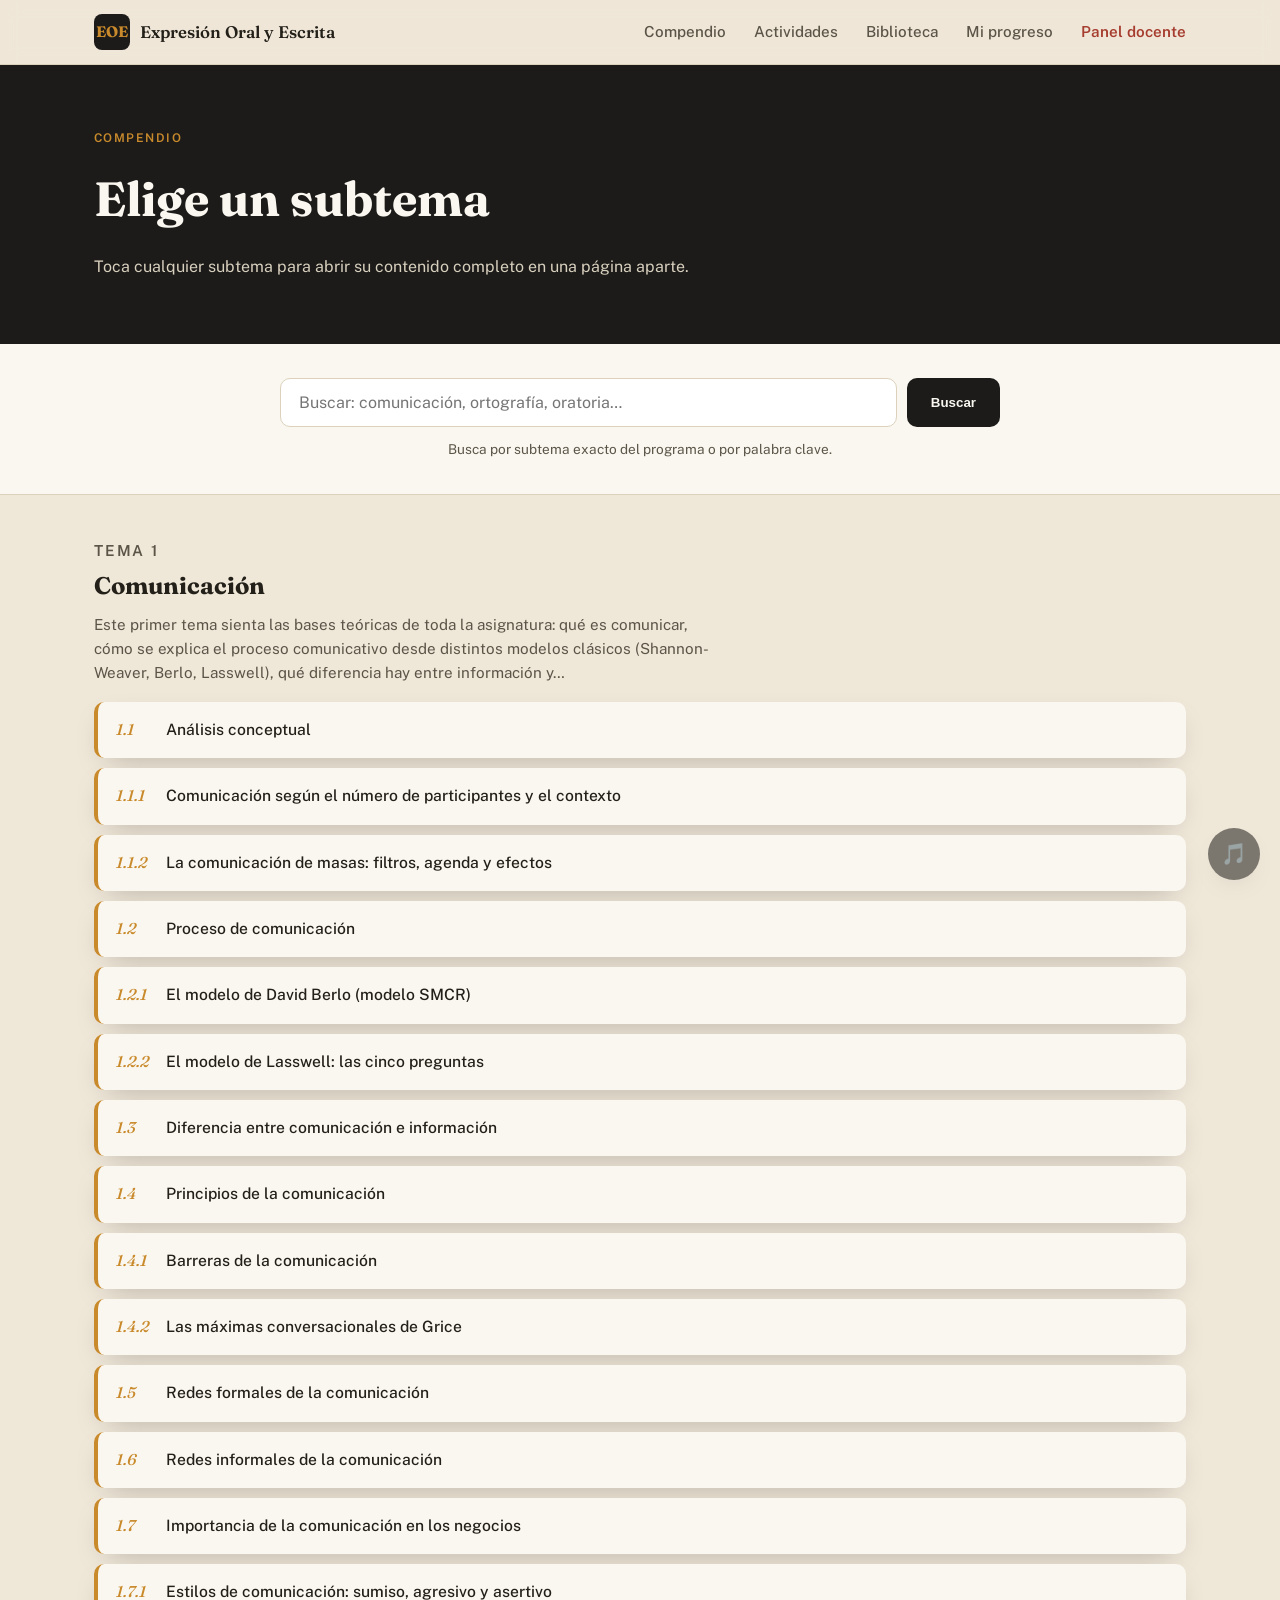
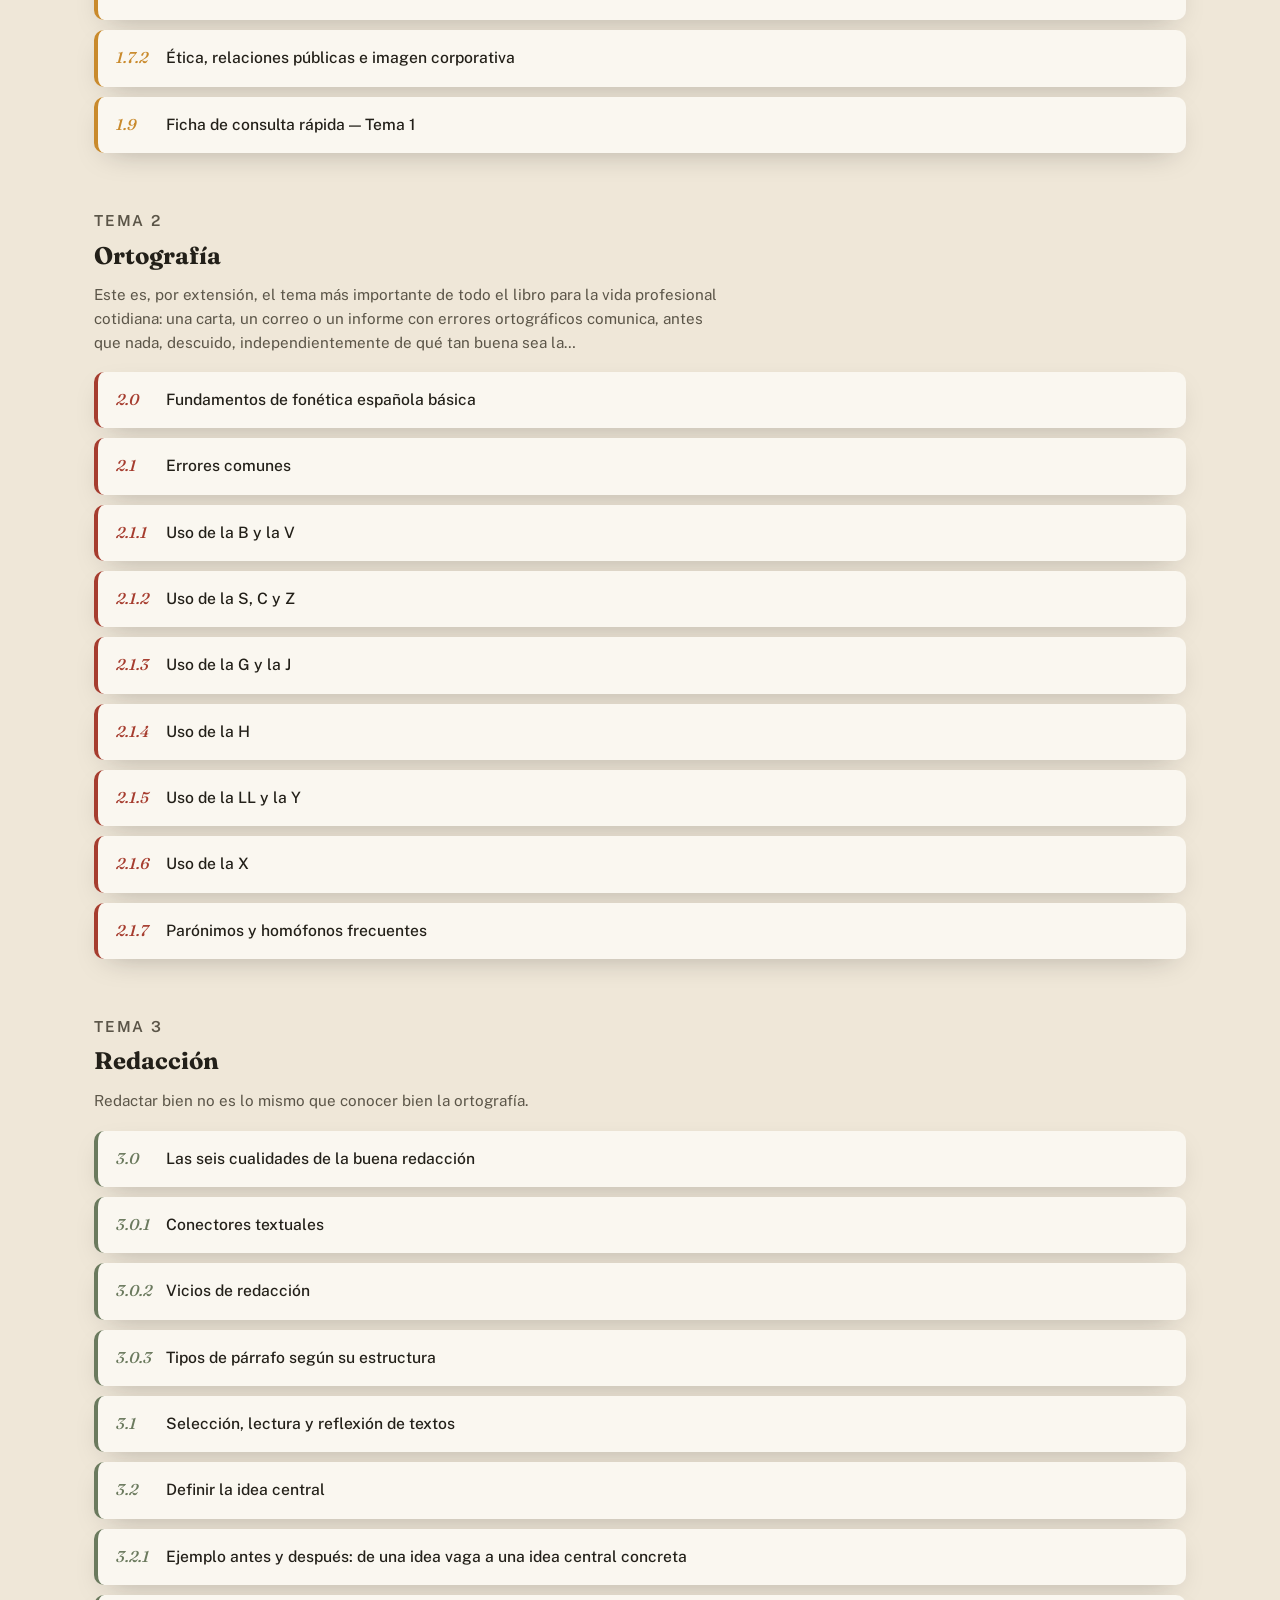
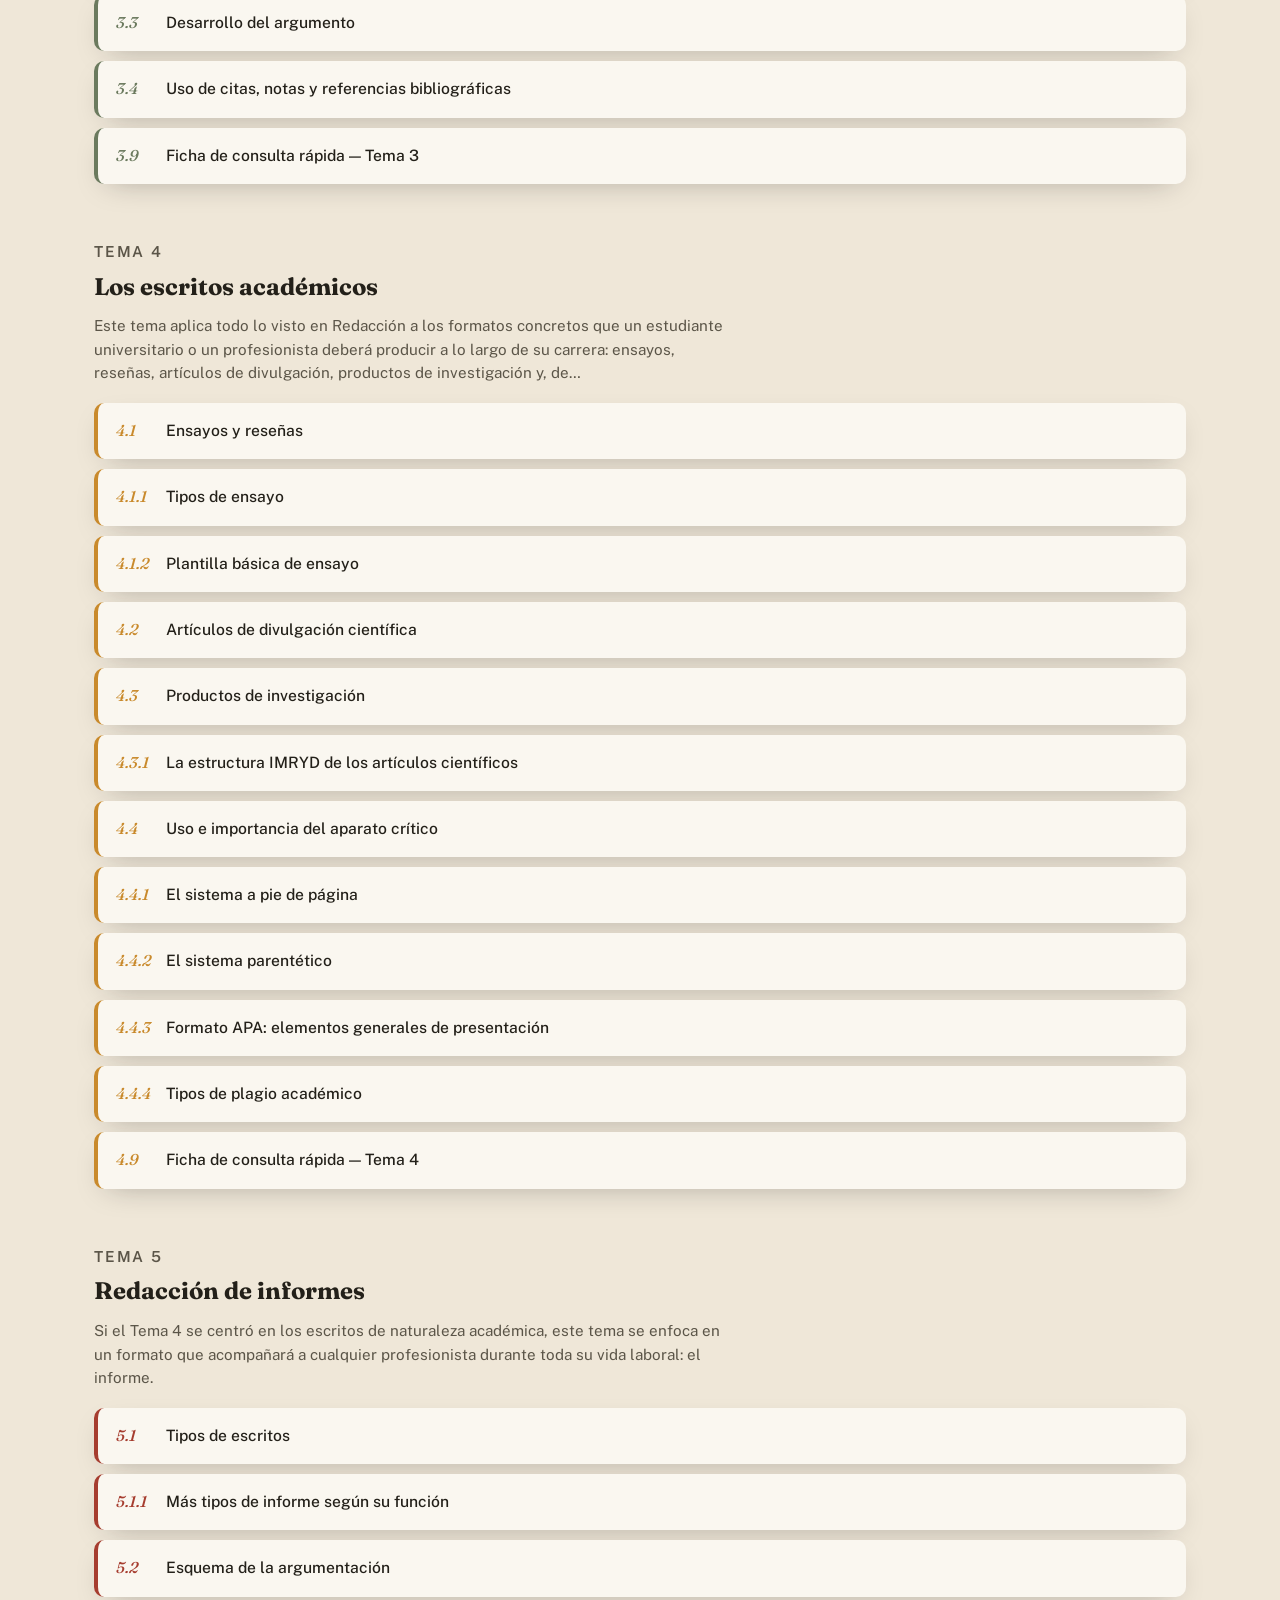
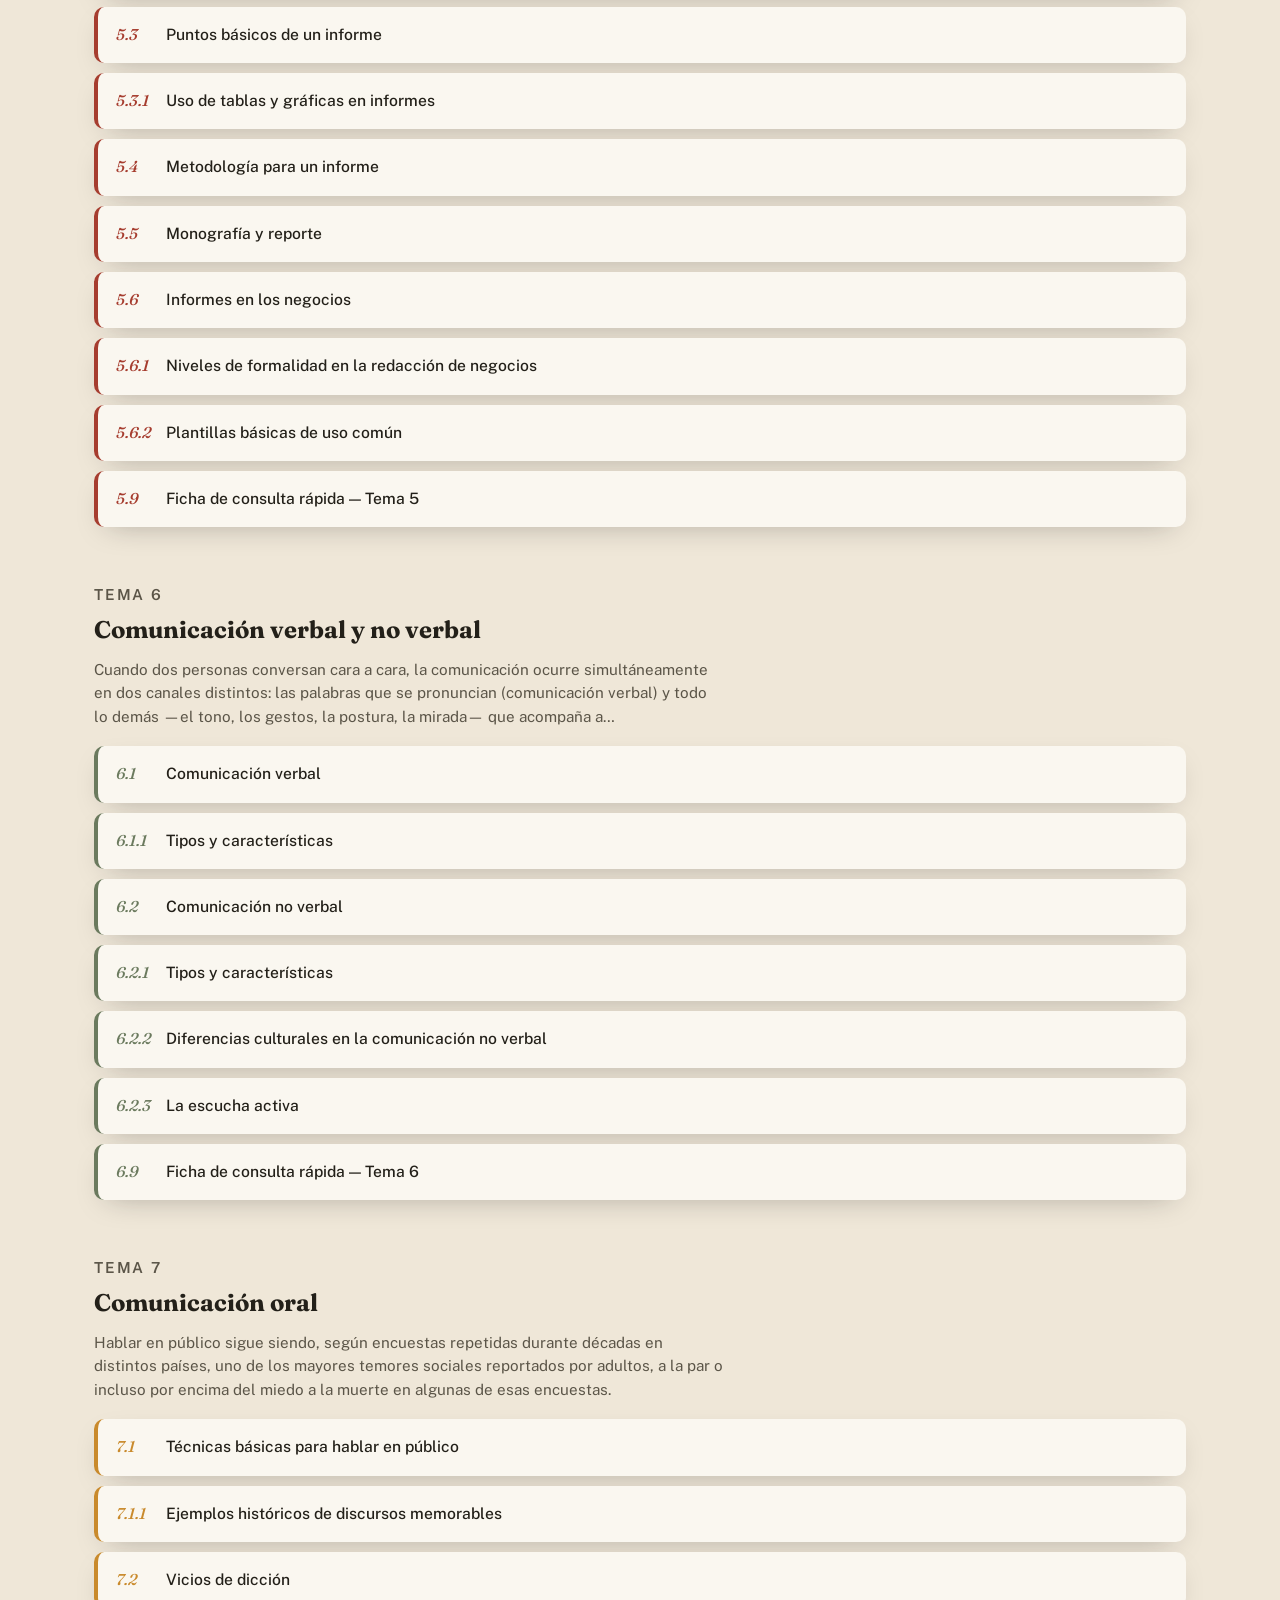
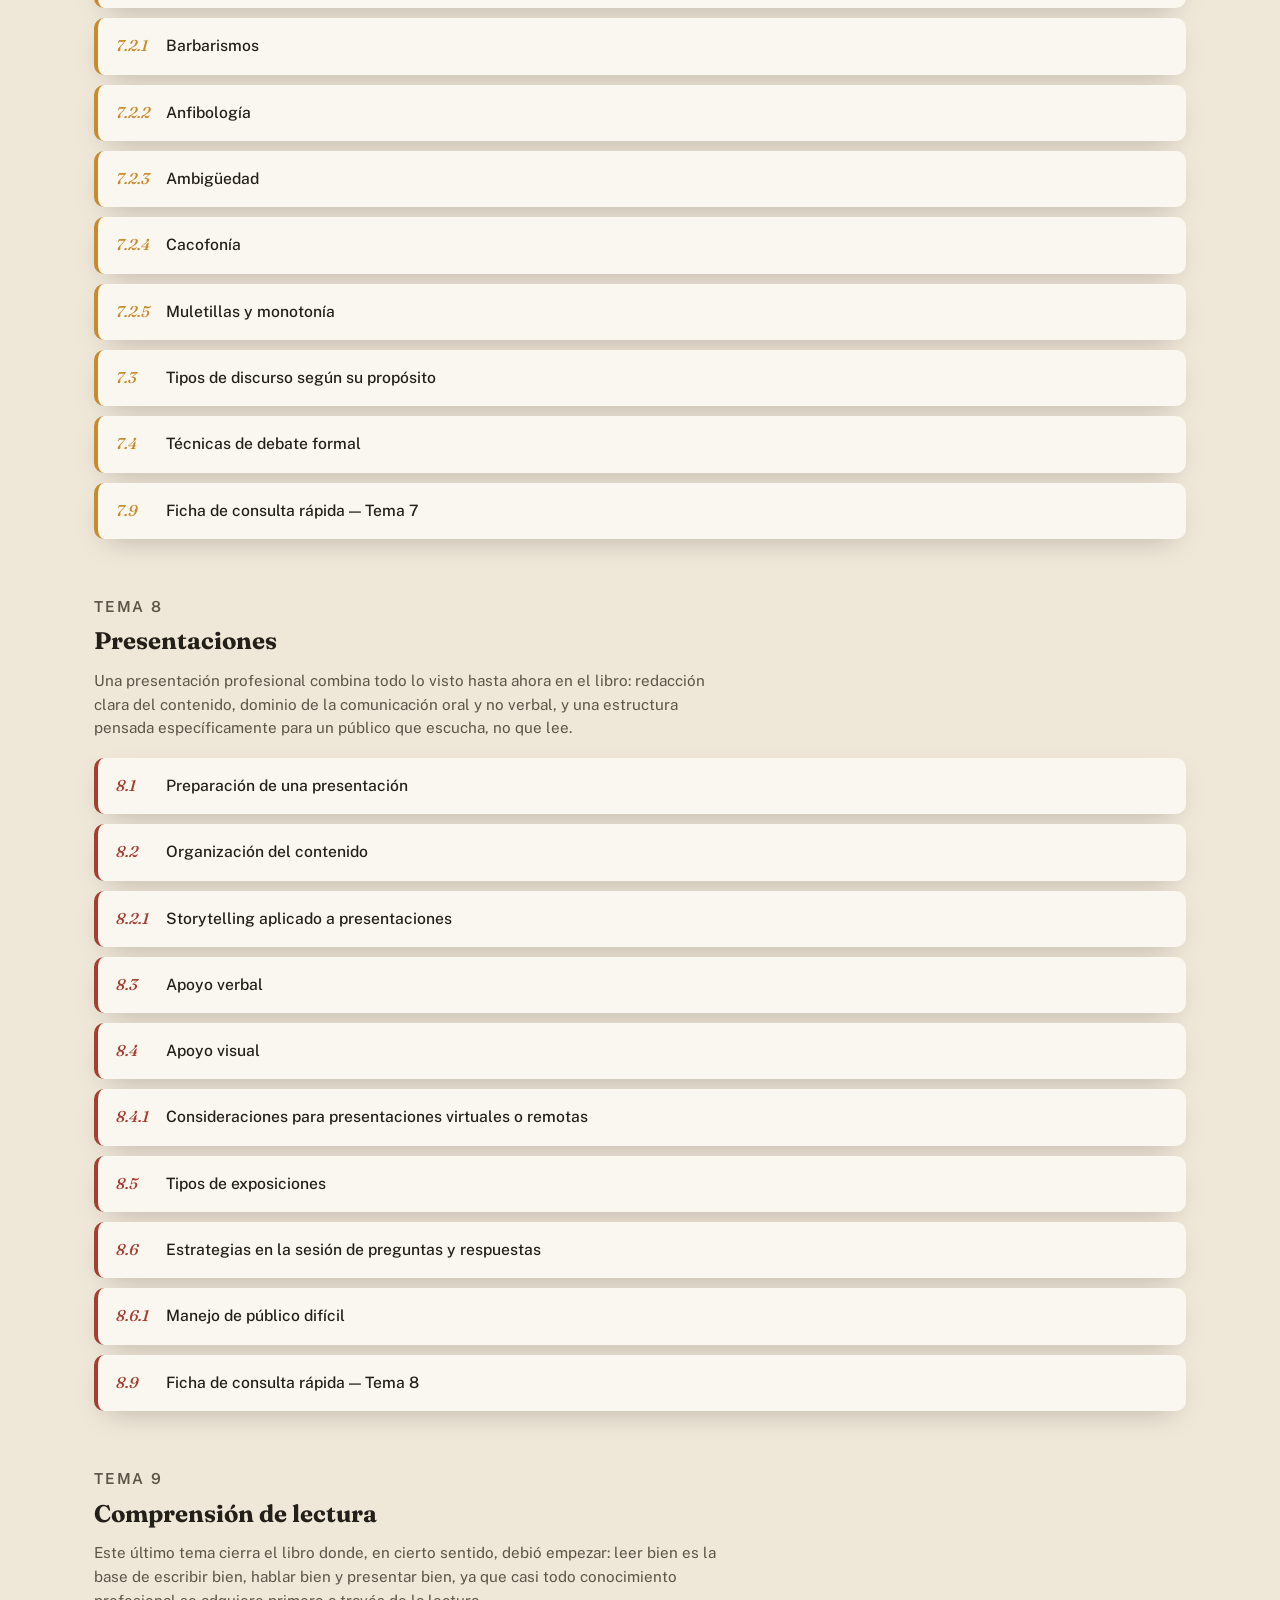
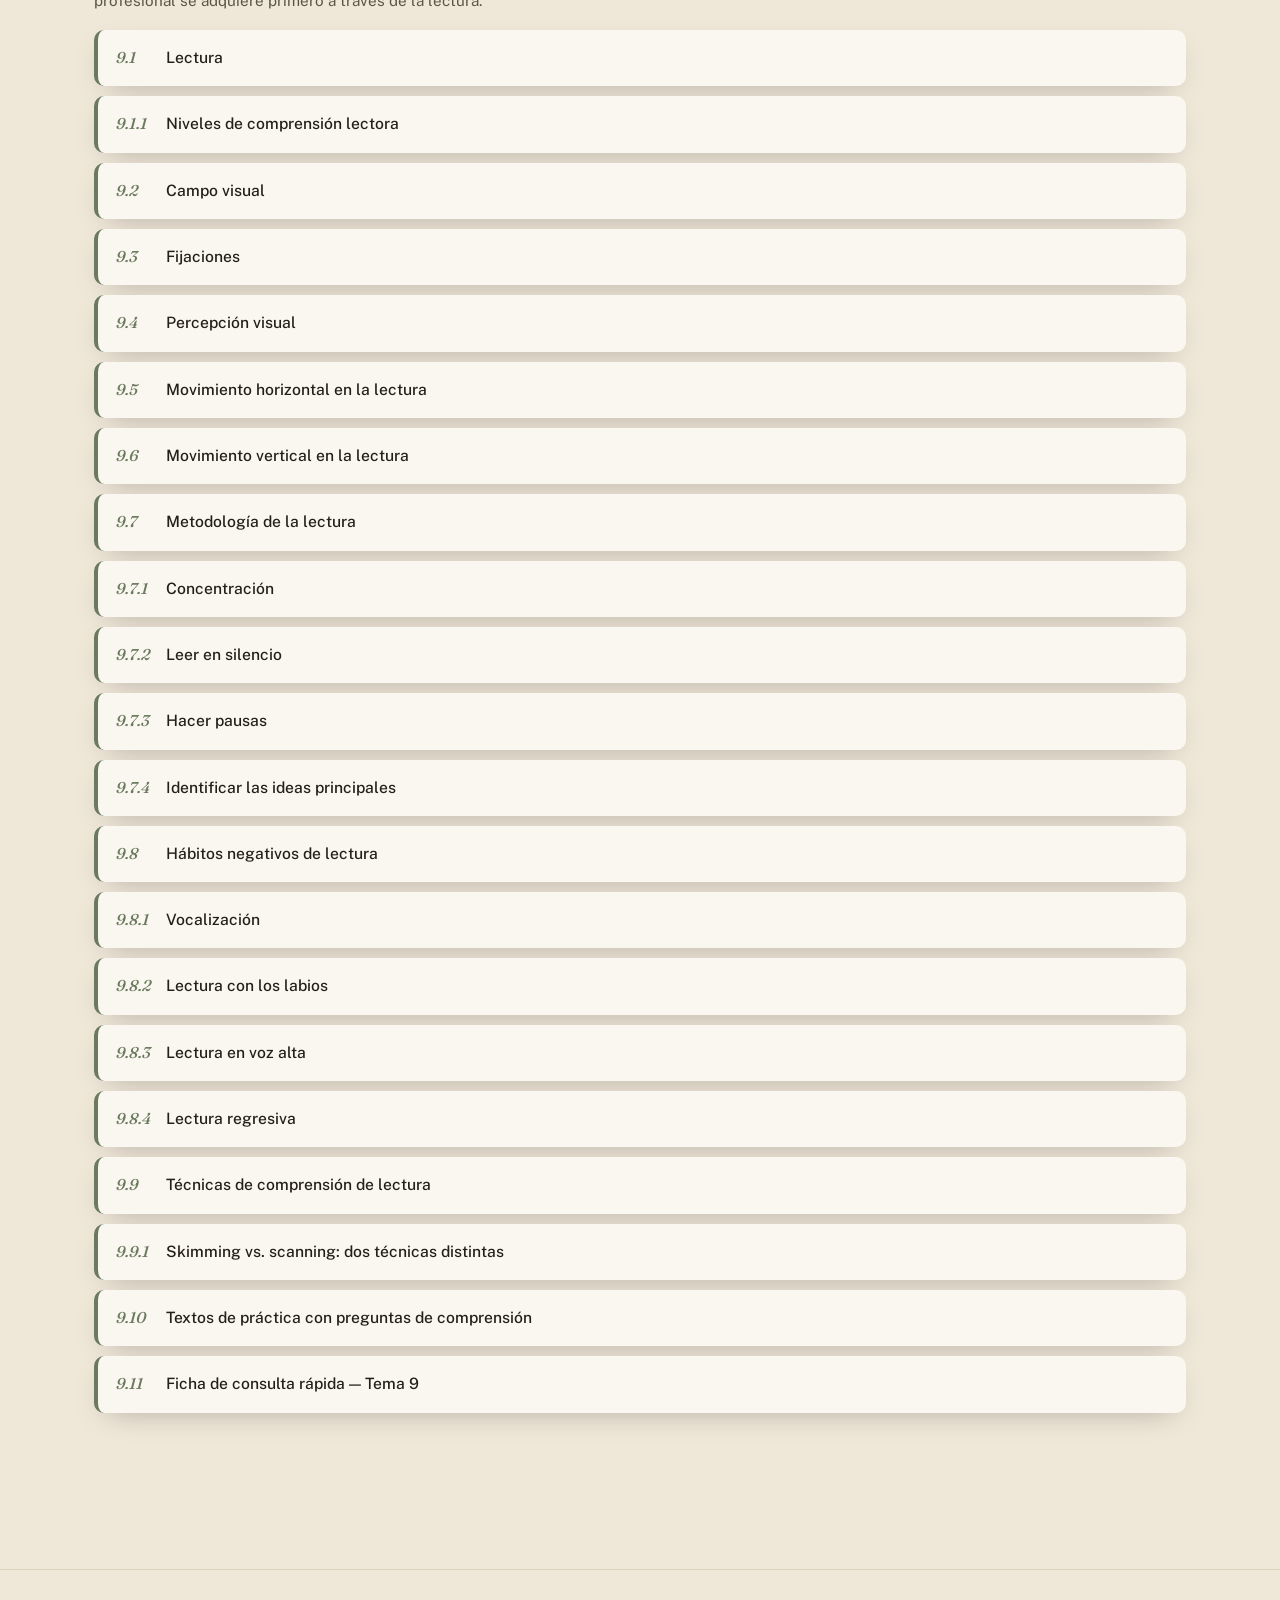
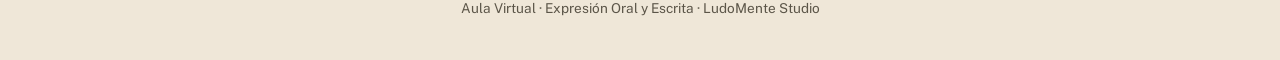
<file: compendio.html>
<!DOCTYPE html>
<html lang="es">
<head>
<meta charset="UTF-8">
<meta name="viewport" content="width=device-width, initial-scale=1.0">
<title>Compendio — Expresión Oral y Escrita</title>
<link rel="preconnect" href="https://fonts.googleapis.com">
<link rel="preconnect" href="https://fonts.gstatic.com" crossorigin>
<link href="https://fonts.googleapis.com/css2?family=Fraunces:ital,opsz,wght@0,9..144,400;0,9..144,600;0,9..144,700;1,9..144,500&family=Public+Sans:wght@400;500;600;700&display=swap" rel="stylesheet">
<link rel="stylesheet" href="css/styles.css">
<link rel="stylesheet" href="css/compendio.css">
<link rel="stylesheet" href="css/index.css">
</head>
<body>

<header class="site-header">
  <div class="wrap header-inner">
    <a class="brand" href="index.html">
      <span class="brand-mark">EOE</span>
      <span class="brand-text">Expresión Oral y Escrita</span>
    </a>
    <nav class="main-nav" aria-label="Navegación principal">
      <a href="compendio.html" aria-current="page">Compendio</a>
      <a href="actividades.html">Actividades</a>
      <a href="biblioteca.html">Biblioteca</a>
      <a href="mi-progreso.html">Mi progreso</a>
      <a href="admin.html" class="nav-admin">Panel docente</a>
    </nav>
    <button class="nav-toggle" aria-label="Abrir menú" aria-expanded="false">
      <span></span><span></span><span></span>
    </button>
  </div>
</header>

<section class="comp-hero">
  <div class="wrap">
    <p class="eyebrow">Compendio</p>
    <h1>Elige un subtema</h1>
    <p class="hero-sub-light">Toca cualquier subtema para abrir su contenido completo en una página aparte.</p>
  </div>
</section>

<section class="search-band">
  <div class="wrap">
    <form class="search-form" id="comp-search-form" role="search" aria-label="Buscar en el compendio">
      <label for="comp-search-input" class="sr-only">Buscar subtema</label>
      <input id="comp-search-input" type="search" placeholder="Buscar: comunicación, ortografía, oratoria…" autocomplete="off">
      <button type="submit">Buscar</button>
    </form>
    <p class="search-hint">Busca por subtema exacto del programa o por palabra clave.</p>
  </div>
</section>

<main class="wrap comp-main">
  <div id="no-results" class="no-results" hidden>
    <p>No encontramos coincidencias. Prueba con otra palabra.</p>
  </div>
  <div id="blocks-root"><!-- se rellena por JS --></div>
</main>

<footer class="site-footer">
  <div class="wrap">
    <p>Aula Virtual · Expresión Oral y Escrita · LudoMente Studio</p>
  </div>
</footer>

<audio id="bg-music" loop preload="none">
  <source src="https://commons.wikimedia.org/wiki/Special:FilePath/Gymnopedie_No._1..ogg" type="audio/ogg">
</audio>
<button id="bg-music-toggle" class="music-toggle" aria-label="Activar música de fondo" aria-pressed="false">🎵</button>

<script src="js/app.js"></script>
<script src="js/compendio.js"></script>
</body>
</html>
</file>
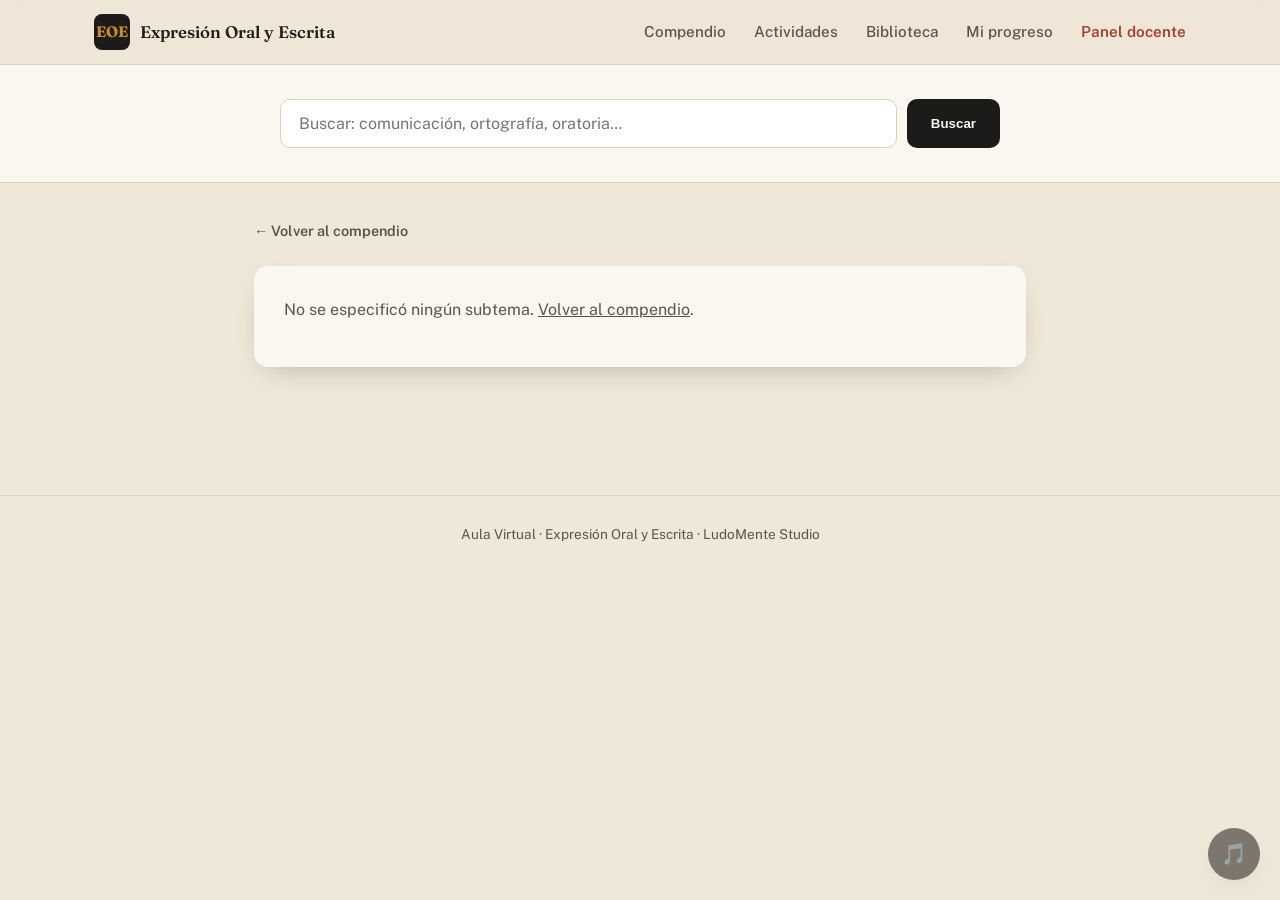
<file: tema.html>
<!DOCTYPE html>
<html lang="es">
<head>
<meta charset="UTF-8">
<meta name="viewport" content="width=device-width, initial-scale=1.0">
<title>Tema — Expresión Oral y Escrita</title>
<link rel="preconnect" href="https://fonts.googleapis.com">
<link rel="preconnect" href="https://fonts.gstatic.com" crossorigin>
<link href="https://fonts.googleapis.com/css2?family=Fraunces:ital,opsz,wght@0,9..144,400;0,9..144,600;0,9..144,700;1,9..144,500&family=Public+Sans:wght@400;500;600;700&display=swap" rel="stylesheet">
<link rel="stylesheet" href="css/styles.css">
<link rel="stylesheet" href="css/tema.css">
<link rel="stylesheet" href="css/index.css">
</head>
<body>

<header class="site-header">
  <div class="wrap header-inner">
    <a class="brand" href="index.html">
      <span class="brand-mark">EOE</span>
      <span class="brand-text">Expresión Oral y Escrita</span>
    </a>
    <nav class="main-nav" aria-label="Navegación principal">
      <a href="compendio.html">Compendio</a>
      <a href="actividades.html">Actividades</a>
      <a href="biblioteca.html">Biblioteca</a>
      <a href="mi-progreso.html">Mi progreso</a>
      <a href="admin.html" class="nav-admin">Panel docente</a>
    </nav>
    <button class="nav-toggle" aria-label="Abrir menú" aria-expanded="false">
      <span></span><span></span><span></span>
    </button>
  </div>
</header>

<section class="search-band">
  <div class="wrap">
    <form class="search-form" id="tema-search-form" role="search" aria-label="Buscar en el compendio">
      <label for="tema-search-input" class="sr-only">Buscar tema o subtema</label>
      <input id="tema-search-input" type="search" placeholder="Buscar: comunicación, ortografía, oratoria…" autocomplete="off">
      <button type="submit">Buscar</button>
    </form>
  </div>
</section>

<main class="wrap tema-main">
  <a href="compendio.html" class="back-link">← Volver al compendio</a>

  <div id="tema-root"><!-- se rellena por JS --></div>

  <nav class="tema-pager" id="tema-pager" aria-label="Navegación entre subtemas">
    <!-- se rellena por JS -->
  </nav>
</main>

<footer class="site-footer">
  <div class="wrap">
    <p>Aula Virtual · Expresión Oral y Escrita · LudoMente Studio</p>
  </div>
</footer>

<audio id="bg-music" loop preload="none">
  <source src="https://commons.wikimedia.org/wiki/Special:FilePath/Gymnopedie_No._1..ogg" type="audio/ogg">
</audio>
<button id="bg-music-toggle" class="music-toggle" aria-label="Activar música de fondo" aria-pressed="false">🎵</button>

<script src="js/app.js"></script>
<script src="js/tema.js"></script>
</body>
</html>
</file>
<file: css/styles.css>
/* ===========================================================
   EXPRESION ORAL Y ESCRITA — sistema de diseño
   Paleta: carbón / pergamino / azafrán / pimentón / salvia
   =========================================================== */

:root{
  --charcoal:#1C1B19;
  --charcoal-soft:#2A2825;
  --parchment:#EFE7D8;
  --cream:#FAF7F0;
  --saffron:#C98A2C;
  --saffron-dark:#A66F1E;
  --paprika:#A63D2F;
  --sage:#6B7A5E;
  --ink:#232019;
  --ink-soft:#5B5548;
  --line:#DCD2BC;

  --font-display:'Fraunces', Georgia, serif;
  --font-body:'Public Sans', -apple-system, sans-serif;

  --radius:14px;
  --shadow-card:0 10px 30px -14px rgba(28,27,25,0.35);
}

*{box-sizing:border-box;}
html{scroll-behavior:smooth;}
body{
  margin:0;
  background:var(--parchment);
  color:var(--ink);
  font-family:var(--font-body);
  line-height:1.55;
  -webkit-font-smoothing:antialiased;
}
h1,h2,h3{font-family:var(--font-display); color:var(--ink); margin:0 0 .4em;}
p{margin:0 0 1em;}
a{color:inherit;}
img{max-width:100%; display:block;}
.wrap{max-width:1140px; margin:0 auto; padding:0 24px;}
.sr-only{position:absolute; width:1px; height:1px; overflow:hidden; clip:rect(0,0,0,0);}

/* focus visibility */
a:focus-visible, button:focus-visible, input:focus-visible{
  outline:3px solid var(--saffron);
  outline-offset:2px;
}

@media (prefers-reduced-motion:reduce){
  *{animation:none !important; transition:none !important;}
}

/* ---------------- HEADER ---------------- */
.site-header{
  position:sticky; top:0; z-index:40;
  background:rgba(239,231,216,0.92);
  backdrop-filter:blur(8px);
  border-bottom:1px solid var(--line);
}
.header-inner{
  display:flex; align-items:center; justify-content:space-between;
  padding:14px 24px;
}
.brand{display:flex; align-items:center; gap:10px; text-decoration:none;}
.brand-mark{
  width:36px; height:36px; border-radius:8px;
  background:var(--charcoal); color:var(--saffron);
  display:flex; align-items:center; justify-content:center;
  font-family:var(--font-display); font-weight:700; font-size:.95rem;
}
.brand-text{font-family:var(--font-display); font-weight:600; font-size:1.05rem; color:var(--ink);}
.main-nav{display:flex; gap:28px; font-size:.95rem; font-weight:500;}
.main-nav a{text-decoration:none; color:var(--ink-soft); position:relative; padding:4px 0;}
.main-nav a:hover{color:var(--ink);}
.main-nav a::after{
  content:''; position:absolute; left:0; right:0; bottom:-2px; height:2px;
  background:var(--saffron); transform:scaleX(0); transform-origin:left;
  transition:transform .2s ease;
}
.main-nav a:hover::after{transform:scaleX(1);}
.nav-admin{
  color:var(--paprika) !important; font-weight:600;
}
.nav-toggle{display:none; background:none; border:0; cursor:pointer;}

@media (max-width:760px){
  .header-inner{flex-wrap:wrap;}
  .main-nav{
    display:none;
    flex-direction:column;
    width:100%;
    order:3;
    gap:16px;
    padding:20px 0 8px;
  }
  .main-nav.open{display:flex;}
  .nav-toggle{display:flex; flex-direction:column; gap:5px; padding:8px;}
  .nav-toggle span{width:22px; height:2px; background:var(--ink);}
}
/* ---------------- HERO ---------------- */
.hero{
  position:relative;
  background:var(--charcoal);
  color:var(--cream);
  overflow:hidden;
  padding:96px 0 80px;
}
.hero-inner{position:relative; z-index:2; max-width:680px;}
.eyebrow{
  font-family:var(--font-body); text-transform:uppercase; letter-spacing:.12em;
  font-size:.75rem; color:var(--saffron); font-weight:600; margin-bottom:14px;
}
.hero h1{
  font-size:clamp(2.6rem, 6vw, 4.2rem);
  font-weight:600; letter-spacing:-0.01em; color:var(--cream);
  margin-bottom:.3em;
}
.hero-sub{
  font-size:1.15rem; color:#D8D0BE; max-width:52ch; margin-bottom:1.8em;
}
.hero-actions{display:flex; gap:14px; flex-wrap:wrap;}
.btn{
  display:inline-flex; align-items:center; gap:8px;
  padding:13px 26px; border-radius:999px; font-weight:600; font-size:.95rem;
  text-decoration:none; border:1px solid transparent; cursor:pointer;
  transition:transform .15s ease, background .15s ease;
}
.btn:hover{transform:translateY(-2px);}
.btn-primary{background:var(--saffron); color:var(--charcoal);}
.btn-primary:hover{background:#E0A24A;}
.btn-ghost{border-color:rgba(250,247,240,0.35); color:var(--cream);}
.btn-ghost:hover{border-color:var(--cream);}

.hero-texture{
  position:absolute; right:-10%; top:-20%; width:60%; height:140%;
  background:
    radial-gradient(circle at 30% 30%, rgba(201,138,44,0.25), transparent 60%),
    radial-gradient(circle at 70% 70%, rgba(166,61,47,0.2), transparent 55%);
  z-index:1;
}

/* ---------------- SEARCH BAND ---------------- */
.search-band{
  background:var(--cream);
  border-bottom:1px solid var(--line);
  padding:34px 0;
}
.search-form{
  display:flex; gap:10px; max-width:720px; margin:0 auto;
}
.search-form input{
  flex:1; padding:14px 18px; border-radius:10px;
  border:1.5px solid var(--line); background:#fff;
  font-family:var(--font-body); font-size:1rem; color:var(--ink);
}
.search-form button{
  padding:14px 24px; border-radius:10px; border:0;
  background:var(--charcoal); color:var(--cream); font-weight:600;
  cursor:pointer;
}
.search-hint{
  text-align:center; font-size:.85rem; color:var(--ink-soft); margin:12px 0 0;
}

/* ---------------- BLOQUES / INDEX CARDS ---------------- */
.blocks{padding:90px 0;}
.section-eyebrow{
  text-transform:uppercase; letter-spacing:.12em; font-size:.75rem;
  font-weight:600; color:var(--saffron-dark); margin-bottom:10px;
}
.blocks h2, .sources h2{font-size:clamp(1.8rem,3vw,2.4rem); margin-bottom:.6em;}

.block-cards{
  display:grid; grid-template-columns:repeat(3,1fr); gap:28px; margin-top:40px;
}
@media (max-width:900px){ .block-cards{grid-template-columns:1fr;} }

/* signature element: recipe index card */
.index-card{
  background:var(--cream);
  border-radius:4px 4px var(--radius) var(--radius);
  box-shadow:var(--shadow-card);
  padding:28px 26px 26px;
  position:relative;
  border-top:6px solid var(--card-accent, var(--saffron));
}
.index-card-top{
  display:flex; align-items:center; justify-content:space-between;
  margin-bottom:14px;
}
.index-card-num{
  font-family:var(--font-display); font-style:italic; font-weight:500;
  color:var(--card-accent, var(--saffron)); font-size:1rem;
}
.index-card-pin{
  width:10px; height:10px; border-radius:50%;
  background:var(--card-accent, var(--saffron));
  box-shadow:0 0 0 3px rgba(0,0,0,0.05);
}
.index-card h3{font-size:1.3rem; margin-bottom:.5em;}
.index-card ul{
  margin:0 0 20px; padding-left:0; list-style:none;
  border-top:1px dashed var(--line); padding-top:14px;
}
.index-card li{
  font-size:.92rem; color:var(--ink-soft); padding:5px 0 5px 18px; position:relative;
}
.index-card li::before{
  content:'—'; position:absolute; left:0; color:var(--card-accent, var(--saffron));
}
.card-link{
  display:inline-block; font-weight:600; font-size:.9rem;
  text-decoration:none; color:var(--ink);
  border-bottom:2px solid var(--card-accent, var(--saffron));
  padding-bottom:2px;
}

/* ---------------- SOURCES ---------------- */
.sources{background:var(--charcoal-soft); color:var(--cream); padding:80px 0;}
.sources-inner{display:flex; flex-direction:column; gap:36px;}
.sources-text{max-width:60ch;}
.sources h2{color:var(--cream);}
.sources-text p{color:#CFC6B3;}
.sources-list{
  list-style:none; margin:0; padding:0;
  display:grid; grid-template-columns:repeat(3,1fr); gap:14px;
}
@media (max-width:900px){ .sources-list{grid-template-columns:1fr 1fr;} }
@media (max-width:600px){ .sources-list{grid-template-columns:1fr;} }
.sources-list li{
  padding:16px 18px; background:rgba(250,247,240,0.06);
  border-left:3px solid var(--saffron); border-radius:6px; font-size:.88rem; line-height:1.4;
}
.tag{
  display:inline-block; margin-left:8px; font-size:.7rem; text-transform:uppercase;
  letter-spacing:.06em; background:var(--saffron); color:var(--charcoal);
  padding:2px 8px; border-radius:999px; font-weight:700; vertical-align:middle;
}

/* ---------------- FOOTER ---------------- */
.site-footer{
  padding:28px 0; text-align:center; font-size:.85rem; color:var(--ink-soft);
  border-top:1px solid var(--line);
}
</file>
<file: css/index.css>
.studio-seal{
  position:absolute; top:24px; right:24px; z-index:2;
  font-family:var(--font-body); font-size:.75rem; font-weight:600;
  text-transform:uppercase; letter-spacing:.1em; color:var(--saffron);
  border:1px solid rgba(201,138,44,0.5); border-radius:999px;
  padding:6px 14px; margin:0;
}
@media (max-width:600px){
  .studio-seal{position:static; display:inline-block; margin-bottom:16px;}
}

.music-toggle{
  position:fixed; bottom:20px; right:20px; z-index:50;
  width:52px; height:52px; border-radius:50%; border:0;
  background:var(--charcoal); color:var(--cream); font-size:1.3rem;
  box-shadow:var(--shadow-card); cursor:pointer;
  display:flex; align-items:center; justify-content:center;
  opacity:.55; transition:opacity .15s ease, transform .15s ease;
}
.music-toggle:hover{opacity:1; transform:scale(1.05);}
.music-toggle[aria-pressed="true"]{opacity:1; background:var(--saffron-dark);}
</file>
<file: css/actividades.css>
.act-hero{background:var(--charcoal); color:var(--cream); padding:64px 0 48px;}
.act-hero h1{color:var(--cream); font-size:clamp(2.2rem,5vw,3rem);}
.act-hero .hero-sub{color:#D8D0BE; max-width:60ch;}

.act-main{padding:44px 24px 100px;}

.quiz-tabs{
  display:flex; gap:10px; margin-bottom:32px; flex-wrap:wrap;
}
.quiz-tab{
  padding:10px 20px; border-radius:999px; border:1.5px solid var(--line);
  background:var(--cream); font-weight:600; font-size:.9rem; cursor:pointer;
  color:var(--ink-soft);
}
.quiz-tab.active{
  background:var(--charcoal); color:var(--cream); border-color:var(--charcoal);
}
.badge-ok{
  display:inline-flex; align-items:center; justify-content:center;
  width:16px; height:16px; border-radius:50%; background:var(--sage);
  color:#fff; font-size:.65rem; margin-left:4px;
}

.quiz-question{
  background:var(--cream); border-radius:var(--radius); box-shadow:var(--shadow-card);
  padding:26px 28px; margin-bottom:20px;
}
.quiz-question h3{font-size:1.1rem; margin-bottom:4px;}
.quiz-sub{font-size:.78rem; color:var(--ink-soft); text-transform:uppercase; letter-spacing:.06em; margin-bottom:14px;}
.quiz-options{display:flex; flex-direction:column; gap:10px;}
.quiz-option{
  display:flex; align-items:center; gap:10px;
  padding:12px 14px; border-radius:8px; border:1.5px solid var(--line);
  cursor:pointer; font-size:.95rem; background:#fff;
}
.quiz-option:hover{border-color:var(--saffron);}
.quiz-option input{accent-color:var(--saffron);}
.quiz-option.correct{border-color:var(--sage); background:rgba(107,122,94,0.12);}
.quiz-option.incorrect{border-color:var(--paprika); background:rgba(166,61,47,0.08);}

.quiz-feedback{
  margin:16px 0 0; padding:14px 16px; border-radius:8px; font-size:.9rem;
  line-height:1.5;
}
.quiz-feedback.ok{background:rgba(107,122,94,0.12); color:var(--ink);}
.quiz-feedback.no-ok{background:rgba(166,61,47,0.08); color:var(--ink);}

.quiz-actions{margin-top:8px; display:flex; gap:12px;}
.btn-ghost-dark{
  border:1.5px solid var(--charcoal); color:var(--charcoal); background:transparent;
  padding:13px 26px; border-radius:999px; font-weight:600; font-size:.95rem; cursor:pointer;
}
.btn-ghost-dark:hover{background:var(--charcoal); color:var(--cream);}

.quiz-result{
  margin-top:30px; padding:24px 26px; border-radius:var(--radius);
  background:var(--charcoal); color:var(--cream); text-align:center;
}
.quiz-result h2{color:var(--cream); font-size:1.6rem; margin-bottom:6px;}
.quiz-stats{font-size:.82rem; color:#B9B0A0; margin-top:10px;}

/* ===== Añadido: login de alumno, progreso, y actividades por subtema ===== */

.act-login-card{
  max-width:420px; margin:0 auto 48px; background:var(--cream);
  border-radius:var(--radius); box-shadow:var(--shadow-card); padding:32px 28px;
}
.act-login-card h2{font-size:1.3rem; margin-bottom:.2em;}
.act-login-card input, .act-login-card select{
  width:100%; padding:12px 14px; margin-bottom:14px; border-radius:8px;
  border:1.5px solid var(--line); font-size:.95rem; font-family:var(--font-body);
  background:#fff; color:var(--ink);
}
.act-login-card .btn{width:100%; justify-content:center;}

.act-whoami{
  display:flex; align-items:center; justify-content:space-between;
  margin-bottom:24px; padding-bottom:16px; border-bottom:1px solid var(--line);
}
.act-whoami-nombre, #act-whoami-nombre{font-family:var(--font-display); font-weight:600; font-size:1.15rem;}
.btn-small{padding:8px 16px !important; font-size:.85rem !important;}

.quiz-tab-disabled{opacity:.5; cursor:not-allowed;}

.progreso-bloque{margin-bottom:32px;}
.progreso-bar-track{
  width:100%; height:10px; border-radius:999px; background:var(--line); overflow:hidden;
}
.progreso-bar-fill{height:100%; background:var(--sage); transition:width .3s ease;}
.progreso-texto{font-size:.85rem; color:var(--ink-soft); margin-top:8px; margin-bottom:0;}

.act-subtema-block{margin-bottom:36px;}
.act-subtema-titulo{
  font-size:1.05rem; text-transform:uppercase; letter-spacing:.04em;
  color:var(--saffron-dark); margin-bottom:16px; border-bottom:1px solid var(--line); padding-bottom:8px;
}

/* ===== Añadido: revisión por subtema (no por pregunta individual) ===== */
.quiz-option.selected{border-color:var(--saffron); background:rgba(201,138,44,0.08);}
.subtema-done-msg{
  background:rgba(107,122,94,0.12); color:var(--ink); padding:14px 16px;
  border-radius:10px; font-weight:600; font-size:.9rem; text-align:center;
}
.subtema-retry-msg{
  background:rgba(166,61,47,0.08); color:var(--ink); padding:14px 16px;
  border-radius:10px; font-size:.88rem; margin-bottom:12px;
}

/* ===== Añadido: actividad tipo "relacionar columnas" ===== */
.relacionar-list{display:flex; flex-direction:column; gap:10px;}
.relacionar-row{
  display:flex; align-items:center; gap:12px; flex-wrap:wrap;
}
.relacionar-izq{
  flex:1; min-width:140px; font-size:.92rem; font-weight:600;
  background:var(--parchment); padding:10px 12px; border-radius:8px;
}
.relacionar-select{
  flex:1; min-width:180px; padding:10px 12px; border-radius:8px;
  border:1.5px solid var(--line); font-size:.9rem; background:#fff; color:var(--ink);
}
.relacionar-select.correct{border-color:var(--sage); background:rgba(107,122,94,0.12);}
.relacionar-select.incorrect{border-color:var(--paprika); background:rgba(166,61,47,0.08);}

/* ===== Añadido: barras de progreso de los tres bloques a la vez ===== */
.progreso-fila{
  display:flex; align-items:center; gap:12px; margin-bottom:10px; flex-wrap:wrap;
}
.progreso-fila.activo .progreso-nombre{color:var(--saffron-dark); font-weight:700;}
.progreso-nombre{min-width:78px; font-size:.85rem; font-weight:600; color:var(--ink-soft);}
.progreso-fila .progreso-bar-track{flex:1; min-width:120px;}
.progreso-stat{font-size:.8rem; color:var(--ink-soft); min-width:88px; text-align:right;}
</file>
<file: css/biblioteca.css>
/* ============ BIBLIOTECA ============ */

.bib-hero{background:var(--charcoal); color:var(--cream); padding:64px 0 48px;}
.bib-hero h1{color:var(--cream); font-size:clamp(2.2rem,5vw,3rem);}
.bib-hero .hero-sub{color:#D8D0BE; max-width:60ch;}

.bib-main{padding:50px 24px 100px; max-width:720px; margin:0 auto;}

.bib-seccion{margin-bottom:56px;}
.bib-seccion h2{font-size:1.5rem; margin:4px 0 10px;}
.bib-intro{
  color:var(--ink-soft); font-size:.95rem; line-height:1.6;
  max-width:62ch; margin-bottom:26px;
}

/* --- Ficha de fuente --- */
.fuente-card{
  background:var(--cream); border-radius:var(--radius); box-shadow:var(--shadow-card);
  padding:26px 28px; margin-bottom:18px; position:relative;
  border-left:4px solid var(--saffron);
}
.fuente-card h3{font-size:1.15rem; margin:10px 0 4px; line-height:1.3;}
.fuente-autor{
  font-size:.84rem; color:var(--ink-soft); margin:0 0 14px;
  font-style:italic; line-height:1.5;
}
.fuente-desc{font-size:.94rem; line-height:1.65; margin:0 0 12px;}
.fuente-uso{
  font-size:.85rem; color:var(--ink-soft); margin:0 0 12px;
  padding:9px 12px; background:rgba(0,0,0,0.03); border-radius:8px;
}
.fuente-acceso{
  font-size:.82rem; color:var(--ink-soft); margin:0;
  padding-top:10px; border-top:1px solid var(--line);
}

.fuente-tag{
  display:inline-block; font-size:.64rem; font-weight:700;
  text-transform:uppercase; letter-spacing:.08em;
  background:rgba(201,138,44,0.16); color:var(--saffron-dark);
  padding:4px 11px; border-radius:999px;
}
.tag-abierto{background:rgba(107,122,94,0.16); color:var(--sage);}
.tag-nota{background:rgba(166,61,47,0.12); color:var(--paprika);}

.fuente-abierta{border-left-color:var(--sage);}
.fuente-nota{border-left-color:var(--paprika); background:#FBF7F1;}

.fuente-link{
  display:inline-block; margin-top:6px; font-size:.88rem; font-weight:600;
  color:var(--saffron-dark); text-decoration:none;
  padding-top:12px; border-top:1px solid var(--line); width:100%;
}
.fuente-link:hover{color:var(--paprika);}

/* --- Recursos abiertos --- */
.recurso-grid{
  display:grid; grid-template-columns:repeat(auto-fit, minmax(240px, 1fr)); gap:14px;
}
.recurso-card{
  display:block; text-decoration:none; color:inherit;
  background:#fff; border:1.5px solid var(--line); border-radius:12px;
  padding:20px 22px; transition:transform .15s ease, box-shadow .15s ease, border-color .15s ease;
}
.recurso-card:hover{
  transform:translateY(-2px); box-shadow:var(--shadow-card); border-color:var(--saffron);
}
.recurso-card h4{
  font-family:var(--font-display); font-size:1rem; margin:0 0 8px; line-height:1.3;
}
.recurso-card p{font-size:.86rem; color:var(--ink-soft); line-height:1.55; margin:0 0 12px;}
.recurso-ir{font-size:.8rem; font-weight:600; color:var(--saffron-dark);}

/* --- Nota final --- */
.bib-nota-final{
  background:var(--charcoal); color:#D8D0BE; border-radius:var(--radius);
  padding:28px 30px; margin-top:20px;
}
.bib-nota-final h3{color:var(--cream); font-size:1.1rem; margin:0 0 14px;}
.bib-nota-final p{font-size:.9rem; line-height:1.65; margin:0 0 12px;}
.nota-cierre{
  color:var(--saffron); font-weight:600; font-style:italic;
  padding-top:14px; border-top:1px solid rgba(255,255,255,0.15); margin-bottom:0 !important;
}
</file>
<file: css/compendio.css>
/* ============ COMPENDIO (lista de bloques) ============ */

.comp-hero{background:var(--charcoal); color:var(--cream); padding:64px 0 48px;}
.comp-hero h1{color:var(--cream); font-size:clamp(2.2rem,5vw,3rem);}
.hero-sub-light{color:#D8D0BE; max-width:60ch;}

.comp-main{padding:44px 24px 100px;}

.comp-block{margin-bottom:56px;}
.comp-block-header{margin-bottom:18px;}
.comp-block-header .section-eyebrow{margin-bottom:4px;}
.comp-block-header p{color:var(--ink-soft); max-width:70ch; font-size:.95rem;}

.comp-topic-list{
  display:flex; flex-direction:column; gap:10px;
  list-style:none; margin:0; padding:0;
}
.comp-topic-list a{
  display:flex; align-items:center; gap:12px;
  background:var(--cream); border-radius:10px; box-shadow:var(--shadow-card);
  padding:16px 18px; text-decoration:none; color:var(--ink);
  border-left:4px solid var(--card-accent, var(--saffron));
  font-size:.98rem; font-weight:500;
}
.comp-topic-list a:active, .comp-topic-list a:hover{background:#FFFDF8;}
.comp-topic-list .topic-id{
  font-family:var(--font-display); font-style:italic; font-weight:500;
  color:var(--card-accent, var(--saffron)); flex-shrink:0; min-width:2.4em;
}

mark{background:rgba(201,138,44,0.35); color:inherit; border-radius:2px;}

.no-results{padding:60px 20px; text-align:center; color:var(--ink-soft);}
</file>
<file: css/tema.css>
/* ============ TEMA (subtema individual) ============ */

.tema-main{padding:36px 24px 100px; max-width:820px; margin:0 auto;}

.back-link{
  display:inline-block; margin-bottom:24px; font-size:.9rem; font-weight:600;
  text-decoration:none; color:var(--ink-soft);
}
.back-link:hover{color:var(--ink);}

.tema-card{
  background:var(--cream); border-radius:var(--radius); box-shadow:var(--shadow-card);
  padding:32px 30px 28px;
}
.tema-block-label{
  text-transform:uppercase; letter-spacing:.12em; font-size:.75rem;
  font-weight:600; color:var(--saffron-dark); margin-bottom:10px;
}
.tema-head{display:flex; align-items:baseline; gap:12px; margin-bottom:16px;}
.tema-id{
  font-family:var(--font-display); font-style:italic; font-weight:500;
  color:var(--saffron-dark); font-size:1.1rem;
}
.tema-card h1{font-size:1.7rem; margin:0;}
.tema-card p{color:var(--ink-soft); font-size:1rem;}
.tema-card p + p{margin-top:1em;}

.activity-grid{
  display:grid; grid-template-columns:1fr 1fr; gap:16px; margin-top:26px;
}
@media (max-width:600px){ .activity-grid{grid-template-columns:1fr;} }
.activity-box{
  background:#fff; border-radius:10px; padding:16px 18px;
  border-left:3px solid var(--saffron);
}
.activity-box.independiente{border-left-color:var(--sage);}
.activity-box h4{
  font-family:var(--font-body); text-transform:uppercase; letter-spacing:.06em;
  font-size:.72rem; font-weight:700; color:var(--ink-soft); margin:0 0 8px;
}
.activity-box p{font-size:.88rem; margin:0; color:var(--ink);}
.hours-tag{
  display:inline-block; margin-top:18px; font-size:.8rem; color:var(--ink-soft);
}

.tema-pager{
  display:flex; justify-content:space-between; gap:16px; margin-top:28px;
}
.tema-pager a{
  flex:1; text-decoration:none; background:var(--cream); border-radius:10px;
  box-shadow:var(--shadow-card); padding:14px 16px; color:var(--ink);
}
.tema-pager a.next{text-align:right;}
.tema-pager .pager-label{
  display:block; font-size:.72rem; text-transform:uppercase; letter-spacing:.06em;
  color:var(--ink-soft); margin-bottom:4px;
}
.tema-pager .pager-title{font-weight:600; font-size:.92rem;}
.tema-pager .placeholder{flex:1;}

/* ===== Añadido: secciones cortas, cajas Recuerda, listas de puntos clave ===== */
.tema-section-title{
  font-size:1.15rem; margin:28px 0 10px; color:var(--ink);
  border-bottom:2px solid var(--saffron); display:inline-block; padding-bottom:2px;
}
.tema-card h3.tema-section-title:first-of-type{margin-top:22px;}

.tema-callout{
  background:rgba(201,138,44,0.1); border-left:4px solid var(--saffron);
  border-radius:8px; padding:14px 18px; margin:18px 0;
}
.tema-callout-tag{
  display:block; font-size:.72rem; font-weight:700; letter-spacing:.08em;
  color:var(--saffron-dark); margin-bottom:4px;
}
.tema-callout p{margin:0; color:var(--ink); font-size:.94rem;}

.tema-bullet-list{
  margin:14px 0; padding-left:0; list-style:none; display:flex; flex-direction:column; gap:8px;
}
.tema-bullet-list li{
  padding-left:22px; position:relative; font-size:.94rem; color:var(--ink);
}
.tema-bullet-list li::before{
  content:'✓'; position:absolute; left:0; color:var(--sage); font-weight:700;
                }
</file>
